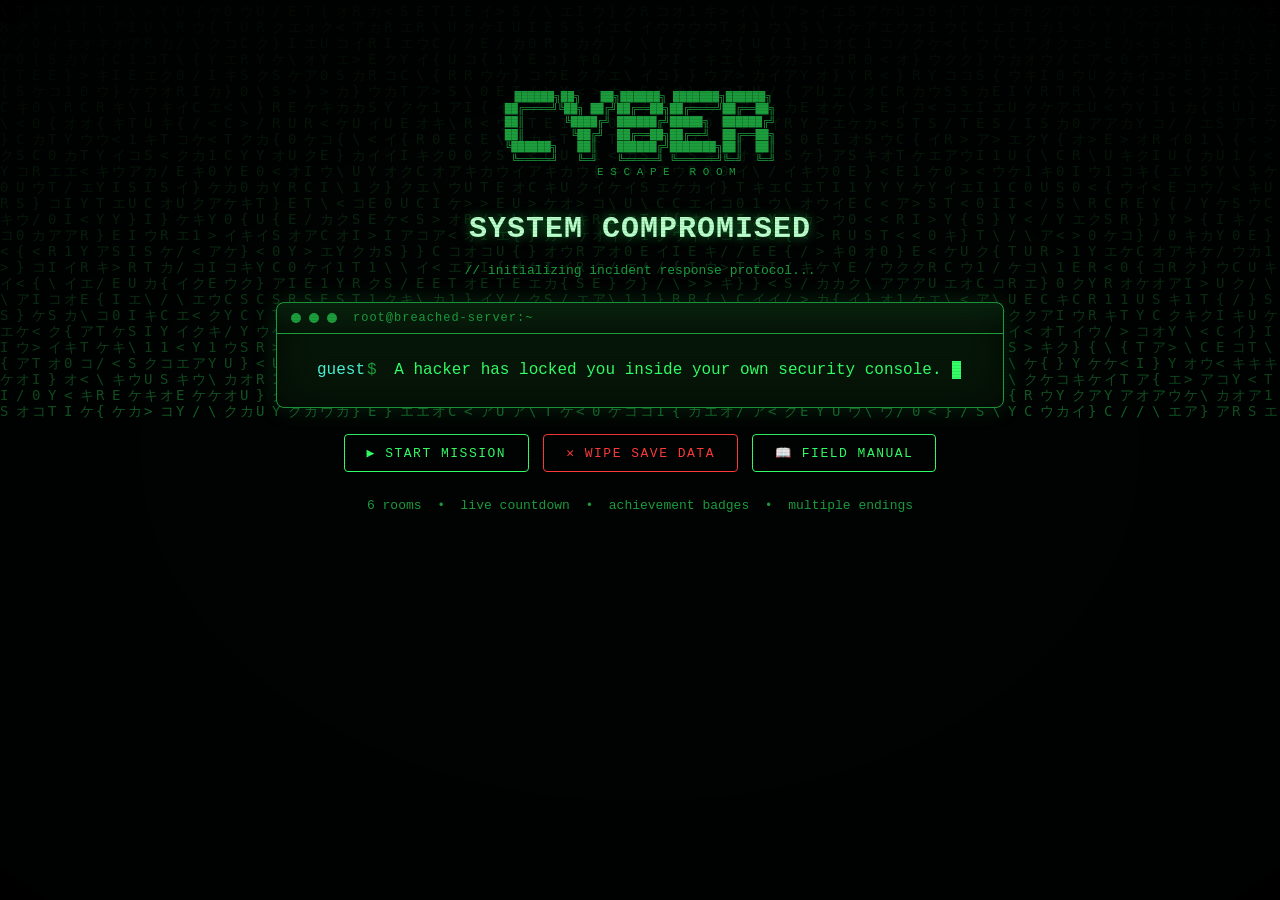
<file: CyberEscapeRoom/index.html>
<!DOCTYPE html>
<html lang="en">
<head>
<meta charset="UTF-8">
<meta name="viewport" content="width=device-width, initial-scale=1.0">
<title>SYSTEM BREACH // Cyber Escape Room</title>
<link rel="stylesheet" href="css/terminal.css">
<link rel="stylesheet" href="css/style.css">
</head>
<body class="crt crt-flicker">
<canvas id="matrixRain"></canvas>
<div id="breachOverlay"></div>

<div class="wrap">
  <div class="hero fade-in">
    <div class="flag-ascii">
 ██████╗██╗   ██╗██████╗ ███████╗██████╗
██╔════╝╚██╗ ██╔╝██╔══██╗██╔════╝██╔══██╗
██║      ╚████╔╝ ██████╔╝█████╗  ██████╔╝
██║       ╚██╔╝  ██╔══██╗██╔══╝  ██╔══██╗
╚██████╗   ██║   ██████╔╝███████╗██║  ██║
 ╚═════╝   ╚═╝   ╚═════╝ ╚══════╝╚═╝  ╚═╝
        E S C A P E   R O O M
    </div>

    <h1 class="page-title glitch-text" id="mainTitle">SYSTEM COMPROMISED</h1>
    <p class="page-subtitle" id="subTitle">// initializing incident response protocol...</p>

    <div class="terminal-window" style="text-align:left; margin-top:24px;">
      <div class="terminal-titlebar">
        <span class="tb-dot"></span><span class="tb-dot"></span><span class="tb-dot"></span>
        <span class="tb-label">root@breached-server:~</span>
      </div>
      <div class="terminal-body">
        <div class="prompt-line"><span class="ps1">guest</span><span id="typedIntro" class="type-out"></span><span class="cursor">&nbsp;</span></div>
      </div>
    </div>

    <div class="hero-buttons">
      <button class="btn-term" id="startBtn">▶ Start Mission</button>
      <button class="btn-term amber" id="continueBtn" style="display:none;">↻ Continue Session</button>
      <button class="btn-term danger" id="resetBtn">✕ Wipe Save Data</button>
      <a href="glossary.html" class="btn-term" style="text-decoration:none;">📖 Field Manual</a>
    </div>

    <p class="page-subtitle" style="margin-top:26px;">6 rooms &nbsp;•&nbsp; live countdown &nbsp;•&nbsp; achievement badges &nbsp;•&nbsp; multiple endings</p>
  </div>
</div>

<script src="js/storage.js"></script>
<script src="js/game.js"></script>
<script>
  Game.startMatrixRain();

  const state = Game.getState();
  const continueBtn = document.getElementById('continueBtn');
  const startBtn = document.getElementById('startBtn');
  if(state.started && !state.finished){
    continueBtn.style.display = 'inline-block';
    startBtn.textContent = '▶ Restart From Beginning';
  }

  Game.typeWriter(
    document.getElementById('typedIntro'),
    " A hacker has locked you inside your own security console. The only way out is through six rooms of layered defenses. Solve each challenge before the wipe timer hits zero."
  );

  startBtn.addEventListener('click', ()=>{
    Game.hardReset();
    Game.Sound.unlock();
    window.location.href = 'story.html';
  });
  continueBtn.addEventListener('click', ()=>{
    // resume at first incomplete room
    const st = Game.getState();
    const nextKey = Game.ROOM_ORDER.find(k => !st.roomsCompleted[k]);
    window.location.href = nextKey ? Game.ROOM_META[nextKey].file : 'escape.html';
  });
  resetBtn.addEventListener('click', ()=>{
    if(confirm('This will erase all saved progress, score, and achievements. Continue?')){
      Game.hardReset();
      location.reload();
    }
  });
</script>
</body>
</html>
</file>
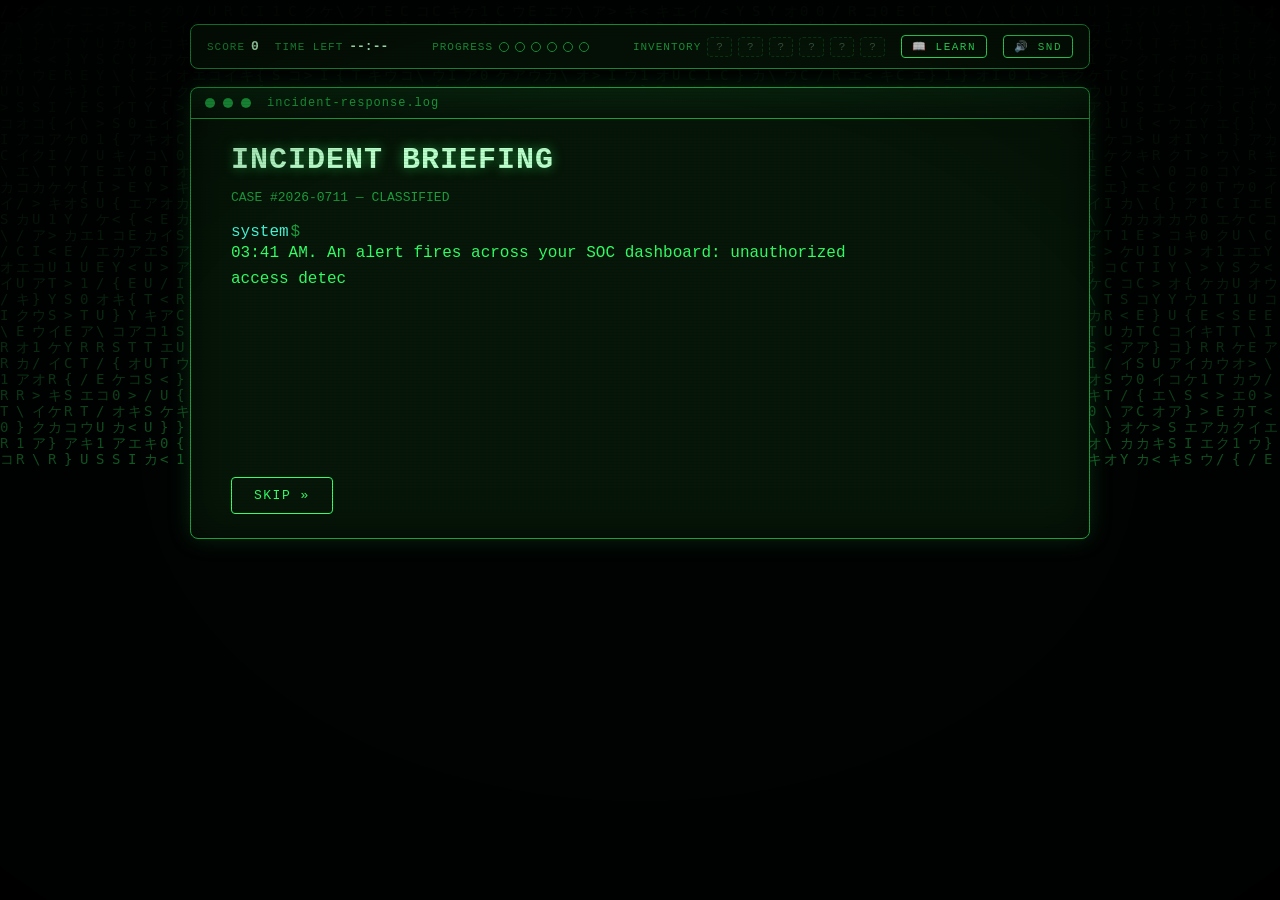
<file: CyberEscapeRoom/escape.html>
<!DOCTYPE html>
<html lang="en">
<head>
<meta charset="UTF-8">
<meta name="viewport" content="width=device-width, initial-scale=1.0">
<title>Final Vault // Cyber Escape Room</title>
<link rel="stylesheet" href="css/terminal.css">
<link rel="stylesheet" href="css/style.css">
</head>
<body class="crt crt-flicker">
<canvas id="matrixRain"></canvas>
<div id="breachOverlay"></div>

<div class="wrap">
  <div id="hud"></div>

  <div class="terminal-window fade-in">
    <div class="terminal-titlebar">
      <span class="tb-dot"></span><span class="tb-dot"></span><span class="tb-dot"></span>
      <span class="tb-label">final_vault :: decrypt.sh</span>
    </div>
    <div class="terminal-body" id="body">
      <!-- populated by script -->
    </div>
  </div>

  <div class="nav-footer">
    <button class="btn-term danger" id="playAgainBtn">↻ Play Again From Scratch</button>
    <span></span>
  </div>
</div>

<script src="js/storage.js"></script>
<script src="js/game.js"></script>
<script src="js/timer.js"></script>
<script>
  Game.startMatrixRain();
  Game.renderHUD('hud', null);
  CountdownTimer.stop();

  const params = new URLSearchParams(window.location.search);
  const forcedTimeout = params.get('ending') === 'timeout';
  const state = Game.getState();
  const body = document.getElementById('body');

  const completedCount = Game.ROOM_ORDER.filter(k => state.roomsCompleted[k]).length;
  const allDone = completedCount === Game.ROOM_ORDER.length;

  if(!allDone && !forcedTimeout && !state.timedOut){
    // came here without finishing — send back to the right room
    const nextKey = Game.ROOM_ORDER.find(k => !state.roomsCompleted[k]);
    window.location.href = nextKey ? Game.ROOM_META[nextKey].file : 'story.html';
  } else {
    render();
  }

  function render(){
    const timedOutFail = (forcedTimeout || state.timedOut) && !allDone;

    if(timedOutFail){
      renderTimeoutEnding();
    } else {
      renderNormalEnding();
    }
    Game.Sound.alert();
  }

  function fragmentString(){
    return Game.ROOM_ORDER.map(k => state.inventory[k] || '').join('');
  }

  function renderTimeoutEnding(){
    body.innerHTML = `
      <div class="ending-banner fail">
        <h1 class="page-title glitch-text shake">SERVER WIPED</h1>
        <p class="page-subtitle">The countdown reached zero before all six locks were broken.</p>
      </div>
      <p>Fragments recovered before the wipe: <strong>${completedCount} / 6</strong></p>
      <p>Final score: <strong>${state.score}</strong></p>
      <div class="hint-actions">
        <a href="index.html" class="btn-term amber" style="text-decoration:none;">Return to Terminal</a>
      </div>
    `;
  }

  function renderNormalEnding(){
    const pct = state.maxScore > 0 ? Math.round((state.score / state.maxScore) * 100) : 0;

    // Escape Artist achievement — always earned on full completion
    Game.awardAchievement('ESCAPE_ARTIST', '🏁 Escape Artist');

    // Speed Runner — finished with more than half the clock remaining
    const remaining = CountdownTimer.secondsLeft();
    if(remaining > TOTAL_TIME_SECONDS / 2){
      Game.awardAchievement('SPEED_RUNNER', '⚡ Speed Runner');
    }

    let tier, bannerClass, title, narrative;
    if(pct >= 90){
      tier='elite'; bannerClass='win'; title='FLAWLESS ESCAPE';
      narrative = 'You dismantled every trap the intruder set with barely a misstep. The SOC team is already drafting your commendation — Elite Security Analyst status confirmed.';
    } else if(pct >= 70){
      tier='skilled'; bannerClass='win'; title='SUCCESSFUL ESCAPE';
      narrative = 'A clean, professional response under pressure. The breach is contained and the intruder\'s access has been fully revoked.';
    } else if(pct >= 50){
      tier='rookie'; bannerClass='mid'; title='NARROW ESCAPE';
      narrative = 'You made it out, but only just. A few too many hints and missteps along the way — worth a review before the next incident.';
    } else {
      tier='compromised'; bannerClass='fail'; title='COMPROMISED ESCAPE';
      narrative = 'You escaped the server, but the intruder slipped out through the same door. Expect a very uncomfortable debrief with leadership.';
    }

    const badgeHtml = state.achievements.map(id=>{
      const labels = {
        CIPHER_BREAKER:'🔓 Cipher Breaker', PHISH_SNIPER:'🎣 Phishing Sniper', PASSWORD_PRO:'🔑 Password Pro',
        SQL_GUARDIAN:'🛡 SQL Guardian', LOG_DETECTIVE:'🕵 Log Detective', URL_HUNTER:'🌐 URL Hunter',
        ESCAPE_ARTIST:'🏁 Escape Artist', SPEED_RUNNER:'⚡ Speed Runner'
      };
      return `<span class="badge">${labels[id] || id}</span>`;
    }).join('');

    body.innerHTML = `
      <div class="ending-banner ${bannerClass}">
        <h1 class="page-title">${title}</h1>
        <p class="page-subtitle">Final Score: ${state.score} / ${state.maxScore}  (${pct}%)</p>
      </div>
      <p>${narrative}</p>

      <p style="margin-top:18px;">All six key fragments combine into the master flag:</p>
      <div class="flag-reveal" id="flagReveal"></div>

      <p style="margin-top:18px;">Achievements earned:</p>
      <div class="badge-row">${badgeHtml || '<span class="page-subtitle">None yet — replay to earn some!</span>'}</div>

      <div class="hint-actions">
        <a href="index.html" class="btn-term amber" style="text-decoration:none;">Return to Terminal</a>
      </div>
    `;
    Game.typeWriter(document.getElementById('flagReveal'), fragmentString(), 30);
  }

  document.getElementById('playAgainBtn').addEventListener('click', ()=>{
    if(confirm('This will erase your save and start a brand new run. Continue?')){
      Game.hardReset();
      window.location.href = 'index.html';
    }
  });
</script>
</body>
</html>
</file>
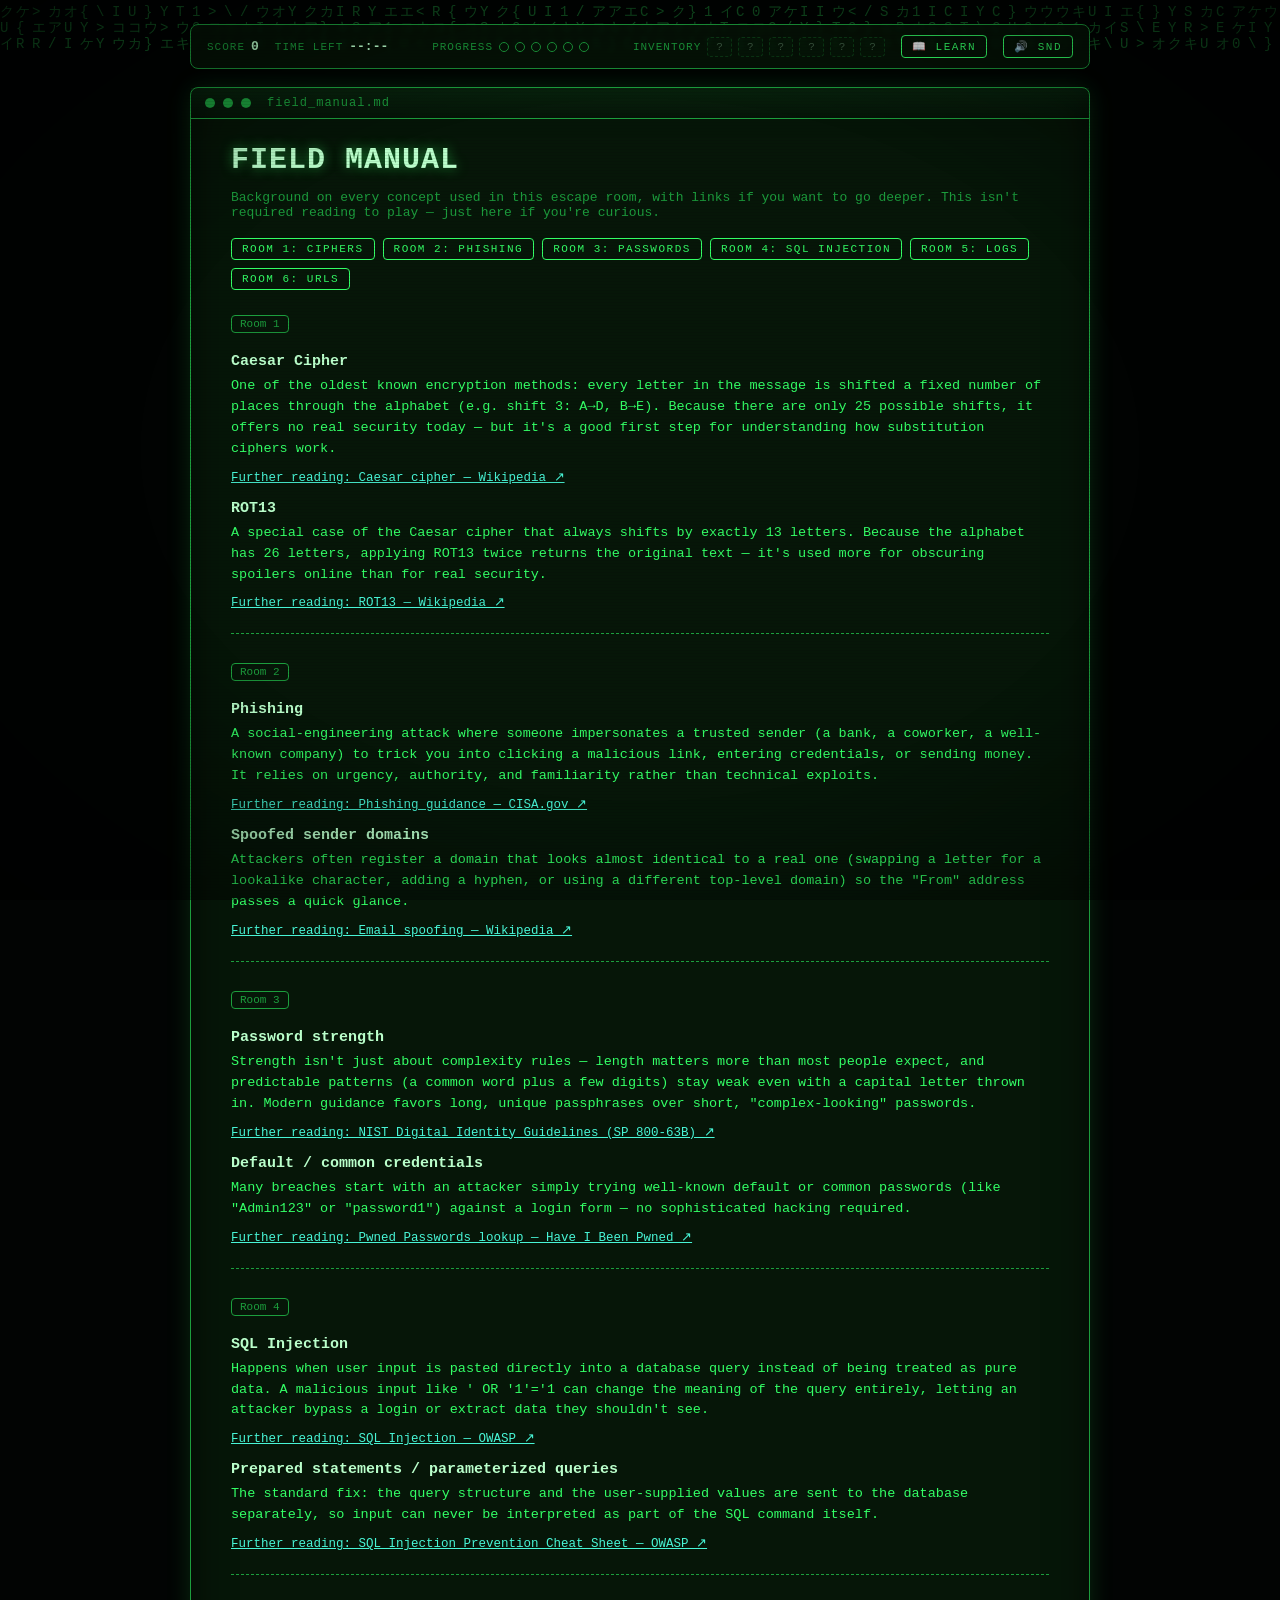
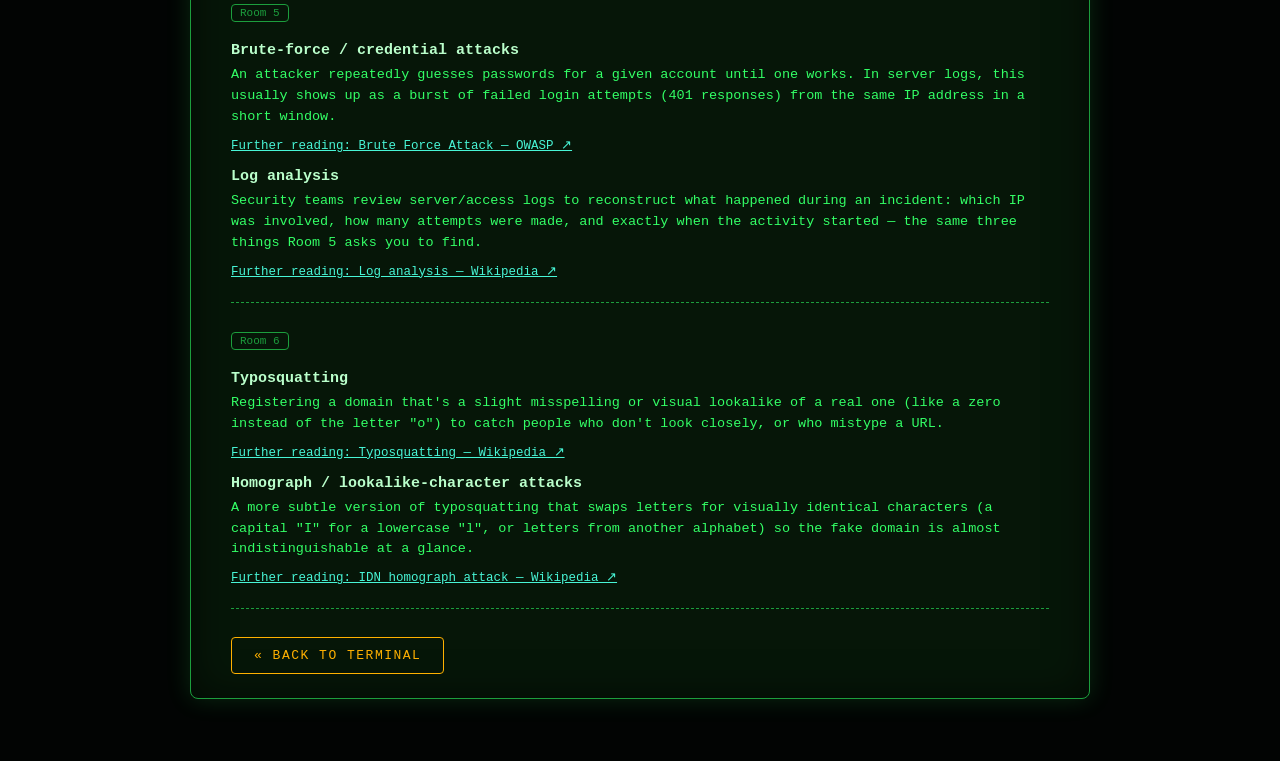
<file: CyberEscapeRoom/glossary.html>
<!DOCTYPE html>
<html lang="en">
<head>
<meta charset="UTF-8">
<meta name="viewport" content="width=device-width, initial-scale=1.0">
<title>Field Manual // Cyber Escape Room</title>
<link rel="stylesheet" href="css/terminal.css">
<link rel="stylesheet" href="css/style.css">
<style>
  .glossary-section{ margin-bottom: 28px; padding-bottom: 22px; border-bottom: 1px dashed var(--green-dim); scroll-margin-top: 90px; }
  .glossary-section:last-child{ border-bottom: none; }
  .term-card{ margin-top: 14px; }
  .term-card h3{ color: var(--green-bright); font-size: 15px; margin: 0 0 6px; }
  .term-card p{ margin: 0 0 8px; font-size: 13.5px; line-height:1.55; }
  .term-card a{ font-size: 12.5px; }
  .room-tag{ display:inline-block; font-size:11px; color: var(--green-dim); border:1px solid var(--green-dim); border-radius:4px; padding:2px 8px; margin-bottom:6px; }
  .jump-nav{ display:flex; flex-wrap:wrap; gap:8px; margin: 16px 0 24px; }
  .jump-nav a{ font-size:11.5px; text-decoration:none; }
</style>
</head>
<body class="crt crt-flicker">
<canvas id="matrixRain"></canvas>
<div id="breachOverlay"></div>

<div class="wrap">
  <div id="hud"></div>

  <div class="terminal-window fade-in">
    <div class="terminal-titlebar">
      <span class="tb-dot"></span><span class="tb-dot"></span><span class="tb-dot"></span>
      <span class="tb-label">field_manual.md</span>
    </div>
    <div class="terminal-body">
      <h1 class="page-title">FIELD MANUAL</h1>
      <p class="page-subtitle">Background on every concept used in this escape room, with links if you want to go deeper. This isn't required reading to play — just here if you're curious.</p>

      <div class="jump-nav">
        <a class="btn-term" href="#room1" style="padding:4px 10px;font-size:11px;">Room 1: Ciphers</a>
        <a class="btn-term" href="#room2" style="padding:4px 10px;font-size:11px;">Room 2: Phishing</a>
        <a class="btn-term" href="#room3" style="padding:4px 10px;font-size:11px;">Room 3: Passwords</a>
        <a class="btn-term" href="#room4" style="padding:4px 10px;font-size:11px;">Room 4: SQL Injection</a>
        <a class="btn-term" href="#room5" style="padding:4px 10px;font-size:11px;">Room 5: Logs</a>
        <a class="btn-term" href="#room6" style="padding:4px 10px;font-size:11px;">Room 6: URLs</a>
      </div>

      <!-- ROOM 1 -->
      <div class="glossary-section" id="room1">
        <span class="room-tag">Room 1</span>
        <div class="term-card">
          <h3>Caesar Cipher</h3>
          <p>One of the oldest known encryption methods: every letter in the message is shifted a fixed number of places through the alphabet (e.g. shift 3: A→D, B→E). Because there are only 25 possible shifts, it offers no real security today — but it's a good first step for understanding how substitution ciphers work.</p>
          <a href="https://en.wikipedia.org/wiki/Caesar_cipher" target="_blank" rel="noopener">Further reading: Caesar cipher — Wikipedia ↗</a>
        </div>
        <div class="term-card">
          <h3>ROT13</h3>
          <p>A special case of the Caesar cipher that always shifts by exactly 13 letters. Because the alphabet has 26 letters, applying ROT13 twice returns the original text — it's used more for obscuring spoilers online than for real security.</p>
          <a href="https://en.wikipedia.org/wiki/ROT13" target="_blank" rel="noopener">Further reading: ROT13 — Wikipedia ↗</a>
        </div>
      </div>

      <!-- ROOM 2 -->
      <div class="glossary-section" id="room2">
        <span class="room-tag">Room 2</span>
        <div class="term-card">
          <h3>Phishing</h3>
          <p>A social-engineering attack where someone impersonates a trusted sender (a bank, a coworker, a well-known company) to trick you into clicking a malicious link, entering credentials, or sending money. It relies on urgency, authority, and familiarity rather than technical exploits.</p>
          <a href="https://www.cisa.gov/topics/cyber-threats-and-advisories/phishing" target="_blank" rel="noopener">Further reading: Phishing guidance — CISA.gov ↗</a>
        </div>
        <div class="term-card">
          <h3>Spoofed sender domains</h3>
          <p>Attackers often register a domain that looks almost identical to a real one (swapping a letter for a lookalike character, adding a hyphen, or using a different top-level domain) so the "From" address passes a quick glance.</p>
          <a href="https://en.wikipedia.org/wiki/Email_spoofing" target="_blank" rel="noopener">Further reading: Email spoofing — Wikipedia ↗</a>
        </div>
      </div>

      <!-- ROOM 3 -->
      <div class="glossary-section" id="room3">
        <span class="room-tag">Room 3</span>
        <div class="term-card">
          <h3>Password strength</h3>
          <p>Strength isn't just about complexity rules — length matters more than most people expect, and predictable patterns (a common word plus a few digits) stay weak even with a capital letter thrown in. Modern guidance favors long, unique passphrases over short, "complex-looking" passwords.</p>
          <a href="https://pages.nist.gov/800-63-3/sp800-63b.html" target="_blank" rel="noopener">Further reading: NIST Digital Identity Guidelines (SP 800-63B) ↗</a>
        </div>
        <div class="term-card">
          <h3>Default / common credentials</h3>
          <p>Many breaches start with an attacker simply trying well-known default or common passwords (like "Admin123" or "password1") against a login form — no sophisticated hacking required.</p>
          <a href="https://haveibeenpwned.com/Passwords" target="_blank" rel="noopener">Further reading: Pwned Passwords lookup — Have I Been Pwned ↗</a>
        </div>
      </div>

      <!-- ROOM 4 -->
      <div class="glossary-section" id="room4">
        <span class="room-tag">Room 4</span>
        <div class="term-card">
          <h3>SQL Injection</h3>
          <p>Happens when user input is pasted directly into a database query instead of being treated as pure data. A malicious input like <code>' OR '1'='1</code> can change the meaning of the query entirely, letting an attacker bypass a login or extract data they shouldn't see.</p>
          <a href="https://owasp.org/www-community/attacks/SQL_Injection" target="_blank" rel="noopener">Further reading: SQL Injection — OWASP ↗</a>
        </div>
        <div class="term-card">
          <h3>Prepared statements / parameterized queries</h3>
          <p>The standard fix: the query structure and the user-supplied values are sent to the database separately, so input can never be interpreted as part of the SQL command itself.</p>
          <a href="https://cheatsheetseries.owasp.org/cheatsheets/SQL_Injection_Prevention_Cheat_Sheet.html" target="_blank" rel="noopener">Further reading: SQL Injection Prevention Cheat Sheet — OWASP ↗</a>
        </div>
      </div>

      <!-- ROOM 5 -->
      <div class="glossary-section" id="room5">
        <span class="room-tag">Room 5</span>
        <div class="term-card">
          <h3>Brute-force / credential attacks</h3>
          <p>An attacker repeatedly guesses passwords for a given account until one works. In server logs, this usually shows up as a burst of failed login attempts (401 responses) from the same IP address in a short window.</p>
          <a href="https://owasp.org/www-community/attacks/Brute_force_attack" target="_blank" rel="noopener">Further reading: Brute Force Attack — OWASP ↗</a>
        </div>
        <div class="term-card">
          <h3>Log analysis</h3>
          <p>Security teams review server/access logs to reconstruct what happened during an incident: which IP was involved, how many attempts were made, and exactly when the activity started — the same three things Room 5 asks you to find.</p>
          <a href="https://en.wikipedia.org/wiki/Log_analysis" target="_blank" rel="noopener">Further reading: Log analysis — Wikipedia ↗</a>
        </div>
      </div>

      <!-- ROOM 6 -->
      <div class="glossary-section" id="room6">
        <span class="room-tag">Room 6</span>
        <div class="term-card">
          <h3>Typosquatting</h3>
          <p>Registering a domain that's a slight misspelling or visual lookalike of a real one (like a zero instead of the letter "o") to catch people who don't look closely, or who mistype a URL.</p>
          <a href="https://en.wikipedia.org/wiki/Typosquatting" target="_blank" rel="noopener">Further reading: Typosquatting — Wikipedia ↗</a>
        </div>
        <div class="term-card">
          <h3>Homograph / lookalike-character attacks</h3>
          <p>A more subtle version of typosquatting that swaps letters for visually identical characters (a capital "I" for a lowercase "l", or letters from another alphabet) so the fake domain is almost indistinguishable at a glance.</p>
          <a href="https://en.wikipedia.org/wiki/IDN_homograph_attack" target="_blank" rel="noopener">Further reading: IDN homograph attack — Wikipedia ↗</a>
        </div>
      </div>

      <div class="hint-actions">
        <a href="index.html" class="btn-term amber" style="text-decoration:none;">&laquo; Back to Terminal</a>
      </div>
    </div>
  </div>
</div>

<script src="js/storage.js"></script>
<script src="js/game.js"></script>
<script>
  Game.startMatrixRain();
  Game.renderHUD('hud', null);
</script>
</body>
</html>
</file>
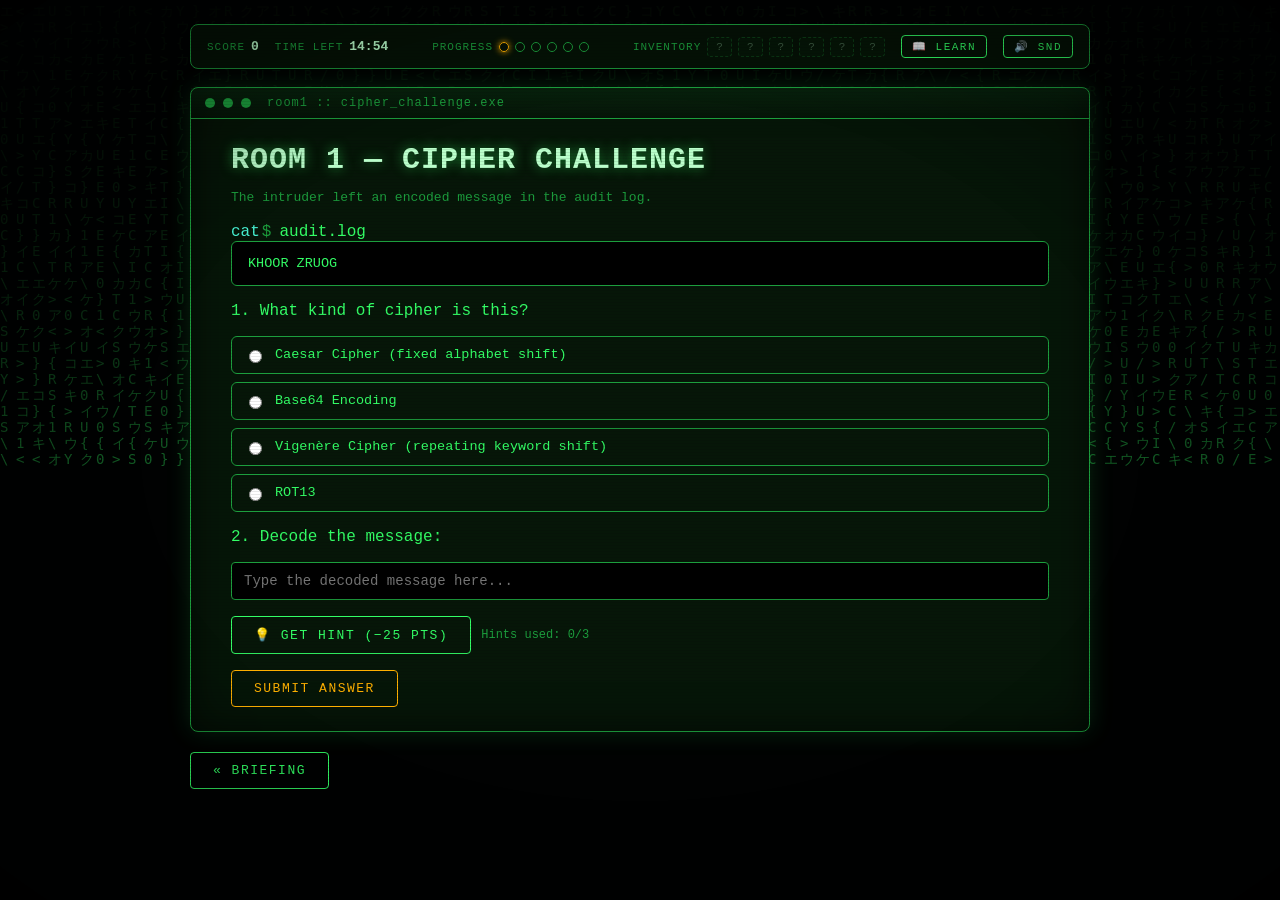
<file: CyberEscapeRoom/room1.html>
<!DOCTYPE html>
<html lang="en">
<head>
<meta charset="UTF-8">
<meta name="viewport" content="width=device-width, initial-scale=1.0">
<title>Room 1: Cipher Challenge // Cyber Escape Room</title>
<link rel="stylesheet" href="css/terminal.css">
<link rel="stylesheet" href="css/style.css">
</head>
<body class="crt crt-flicker">
<canvas id="matrixRain"></canvas>
<div id="breachOverlay"></div>

<div class="wrap">
  <div id="hud"></div>

  <div class="terminal-window fade-in">
    <div class="terminal-titlebar">
      <span class="tb-dot"></span><span class="tb-dot"></span><span class="tb-dot"></span>
      <span class="tb-label">room1 :: cipher_challenge.exe</span>
    </div>
    <div class="terminal-body">
      <h1 class="page-title">ROOM 1 — CIPHER CHALLENGE</h1>
      <p class="page-subtitle">The intruder left an encoded message in the audit log.</p>

      <div class="room-grid">
        <div>
          <div class="prompt-line"><span class="ps1">cat</span> audit.log</div>
          <div class="mono-block" id="cipherBlock"></div>

          <p style="margin-top:16px;">1. What kind of cipher is this?</p>
          <div class="option-list" id="cipherTypeOptions"></div>

          <p style="margin-top:16px;">2. Decode the message:</p>
          <input type="text" id="decodedInput" class="input-term" placeholder="Type the decoded message here...">

          <div class="hint-actions">
            <button class="btn-term" id="hintBtn">💡 Get Hint (−25 pts)</button>
            <span class="hint-counter" id="hintCounter"></span>
          </div>
          <div class="hint-box" id="hintBox"></div>

          <div class="hint-actions">
            <button class="btn-term amber" id="submitBtn">Submit Answer</button>
          </div>
          <div class="feedback" id="feedback"></div>
        </div>
      </div>
    </div>
  </div>

  <div class="nav-footer">
    <a href="story.html" class="btn-term" style="text-decoration:none;">&laquo; Briefing</a>
    <span></span>
  </div>
</div>

<script src="js/storage.js"></script>
<script src="js/game.js"></script>
<script src="js/timer.js"></script>
<script src="js/puzzles.js"></script>
<script>
  const ROOM_KEY = 'room1';
  Game.startMatrixRain();

  if(!Game.isRoomUnlocked(ROOM_KEY)){
    window.location.href = 'story.html';
  }

  Game.renderHUD('hud', ROOM_KEY);

  CountdownTimer.start({
    onExpire: ()=>{ window.location.href = 'escape.html?ending=timeout'; }
  });

  document.getElementById('cipherBlock').textContent = Puzzles.room1.cipherText;

  const typeOptions = [
    { id:'caesar', label:'Caesar Cipher (fixed alphabet shift)' },
    { id:'base64', label:'Base64 Encoding' },
    { id:'vigenere', label:'Vigenère Cipher (repeating keyword shift)' },
    { id:'rot13', label:'ROT13' }
  ];
  const optionsMount = document.getElementById('cipherTypeOptions');
  typeOptions.forEach(opt=>{
    const div = document.createElement('label');
    div.className = 'option-item';
    div.innerHTML = `<input type="radio" name="cipherType" value="${opt.id}"> <span>${opt.label}</span>`;
    div.addEventListener('click', ()=>{
      document.querySelectorAll('#cipherTypeOptions .option-item').forEach(o=>o.classList.remove('selected'));
      div.classList.add('selected');
    });
    optionsMount.appendChild(div);
  });

  const state = Game.getState();
  if(state.roomsCompleted[ROOM_KEY]){
    showAlreadyDone();
  }

  const hintBtn = document.getElementById('hintBtn');
  const hintBox = document.getElementById('hintBox');
  function refreshHintCounter(){
    const used = Game.getState().hintsUsed[ROOM_KEY] || 0;
    document.getElementById('hintCounter').textContent = `Hints used: ${used}/${Puzzles.room1.hints.length}`;
    if(used >= Puzzles.room1.hints.length) hintBtn.disabled = true;
  }
  refreshHintCounter();

  hintBtn.addEventListener('click', ()=>{
    const used = Game.registerHint(ROOM_KEY);
    Game.Sound.key();
    const hintText = Puzzles.room1.hints[used-1] || Puzzles.room1.hints[Puzzles.room1.hints.length-1];
    hintBox.textContent = '💡 ' + hintText;
    hintBox.classList.add('show');
    refreshHintCounter();
  });

  document.getElementById('submitBtn').addEventListener('click', ()=>{
    const typeChoice = document.querySelector('input[name="cipherType"]:checked');
    const decoded = document.getElementById('decodedInput').value.trim().toUpperCase();
    const feedback = document.getElementById('feedback');

    const typeCorrect = typeChoice && typeChoice.value === Puzzles.room1.cipherTypeAnswer;
    const textCorrect = decoded === Puzzles.room1.answer;

    if(typeCorrect && textCorrect){
      Game.Sound.success();
      const pts = Game.completeRoom(ROOM_KEY);
      Game.updateHudScore();
      feedback.className = 'feedback show ok';
      feedback.textContent = `✔ ACCESS GRANTED — Key fragment acquired: "${Game.getState().inventory[ROOM_KEY]}"  (+${pts} pts)`;
      document.getElementById('submitBtn').outerHTML = `<a href="${Game.nextRoomFile(ROOM_KEY)}" class="btn-term amber" style="text-decoration:none;display:inline-block;">Proceed to Room 2 ▶</a>`;
    } else {
      Game.registerWrongAttempt(ROOM_KEY);
      Game.Sound.error();
      Game.triggerBreachFlash();
      Game.shakeGlitch(document.querySelector('.page-title'));
      feedback.className = 'feedback show err';
      feedback.textContent = '✘ ACCESS DENIED — ' + (!typeCorrect ? 'Cipher type is incorrect. ' : '') + (!textCorrect ? 'Decoded text is incorrect.' : '');
    }
  });

  function showAlreadyDone(){
    const feedback = document.getElementById('feedback');
    feedback.className = 'feedback show ok';
    feedback.textContent = `✔ Already solved — fragment "${state.inventory[ROOM_KEY]}" collected.`;
    document.getElementById('submitBtn').outerHTML = `<a href="${Game.nextRoomFile(ROOM_KEY)}" class="btn-term amber" style="text-decoration:none;display:inline-block;">Proceed to Room 2 ▶</a>`;
  }
</script>
</body>
</html>
</file>
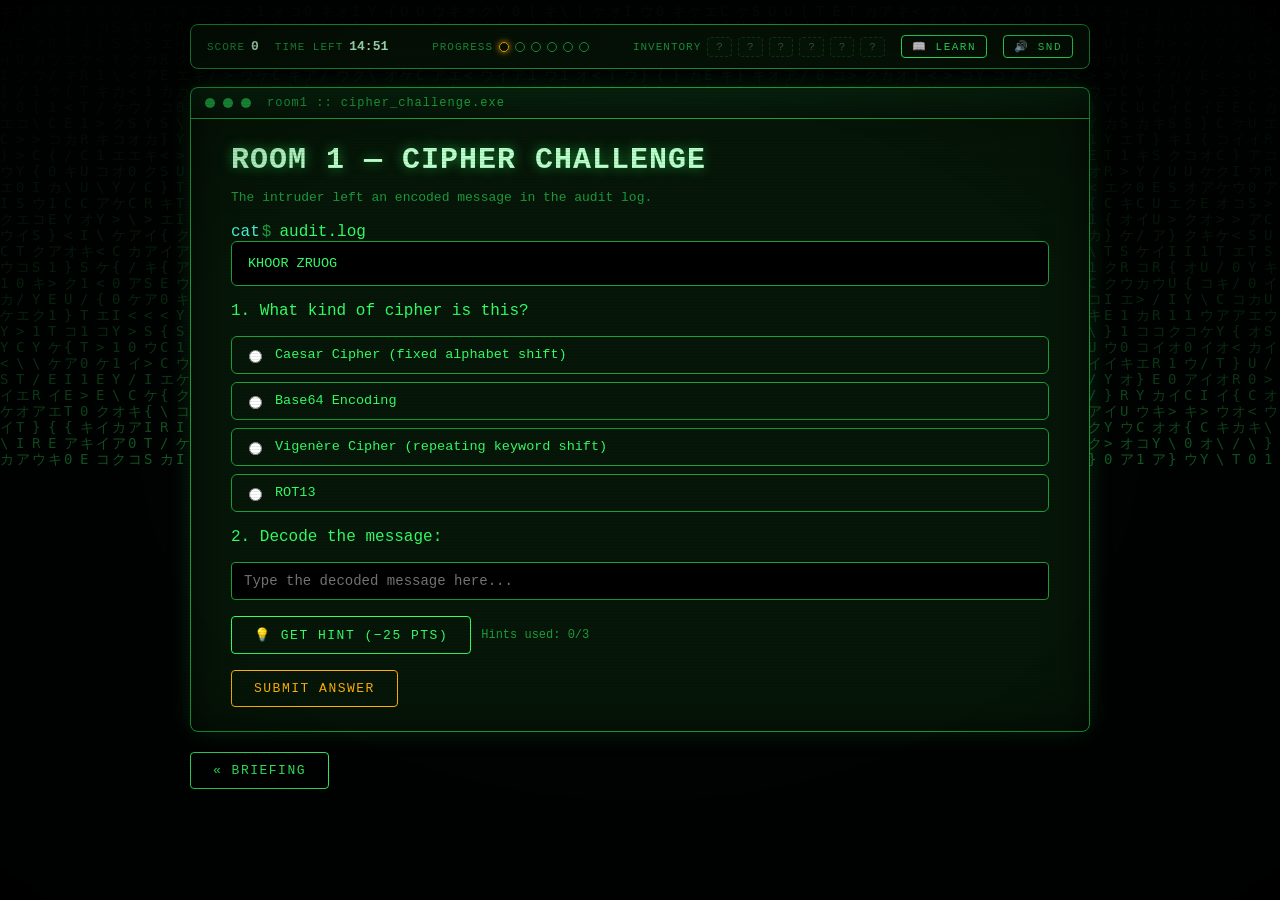
<file: CyberEscapeRoom/room2.html>
<!DOCTYPE html>
<html lang="en">
<head>
<meta charset="UTF-8">
<meta name="viewport" content="width=device-width, initial-scale=1.0">
<title>Room 2: Phishing Detective // Cyber Escape Room</title>
<link rel="stylesheet" href="css/terminal.css">
<link rel="stylesheet" href="css/style.css">
</head>
<body class="crt crt-flicker">
<canvas id="matrixRain"></canvas>
<div id="breachOverlay"></div>

<div class="wrap">
  <div id="hud"></div>

  <div class="terminal-window fade-in">
    <div class="terminal-titlebar">
      <span class="tb-dot"></span><span class="tb-dot"></span><span class="tb-dot"></span>
      <span class="tb-label">room2 :: inbox_recovered.eml</span>
    </div>
    <div class="terminal-body">
      <h1 class="page-title">ROOM 2 — PHISHING DETECTIVE</h1>
      <p class="page-subtitle">One message survived the breach. Examine it carefully.</p>

      <div class="mono-block" id="emailBlock" style="white-space:pre-wrap;"></div>

      <p style="margin-top:18px;">1. Is this email a phishing attempt?</p>
      <div class="option-list" id="phishingChoice"></div>

      <p style="margin-top:18px;">2. Select ALL warning signs present:</p>
      <div class="option-list" id="indicatorsList"></div>

      <div class="hint-actions">
        <button class="btn-term" id="hintBtn">💡 Get Hint (−25 pts)</button>
        <span class="hint-counter" id="hintCounter"></span>
      </div>
      <div class="hint-box" id="hintBox"></div>

      <div class="hint-actions">
        <button class="btn-term amber" id="submitBtn">Submit Analysis</button>
      </div>
      <div class="feedback" id="feedback"></div>
    </div>
  </div>

  <div class="nav-footer">
    <a href="room1.html" class="btn-term" style="text-decoration:none;">&laquo; Room 1</a>
    <span></span>
  </div>
</div>

<script src="js/storage.js"></script>
<script src="js/game.js"></script>
<script src="js/timer.js"></script>
<script src="js/puzzles.js"></script>
<script>
  const ROOM_KEY = 'room2';
  Game.startMatrixRain();
  if(!Game.isRoomUnlocked(ROOM_KEY)){ window.location.href = 'room1.html'; }
  Game.renderHUD('hud', ROOM_KEY);
  CountdownTimer.start({ onExpire: ()=>{ window.location.href = 'escape.html?ending=timeout'; } });

  const em = Puzzles.room2.email;
  document.getElementById('emailBlock').textContent =
`From: ${em.from}
Subject: ${em.subject}

${em.body}`;

  const phishMount = document.getElementById('phishingChoice');
  [['yes','Yes, this is phishing'],['no','No, this is a legitimate email']].forEach(([val,label])=>{
    const div = document.createElement('label');
    div.className = 'option-item';
    div.innerHTML = `<input type="radio" name="isPhishing" value="${val}"> <span>${label}</span>`;
    div.addEventListener('click', ()=>{
      document.querySelectorAll('#phishingChoice .option-item').forEach(o=>o.classList.remove('selected'));
      div.classList.add('selected');
    });
    phishMount.appendChild(div);
  });

  const indMount = document.getElementById('indicatorsList');
  Puzzles.room2.indicators.forEach((ind, i)=>{
    const div = document.createElement('label');
    div.className = 'option-item';
    div.innerHTML = `<input type="checkbox" value="${i}"> <span>${ind.text}</span>`;
    div.addEventListener('click', ()=> div.classList.toggle('selected', div.querySelector('input').checked));
    indMount.appendChild(div);
  });

  const hintBtn = document.getElementById('hintBtn');
  const hintBox = document.getElementById('hintBox');
  function refreshHintCounter(){
    const used = Game.getState().hintsUsed[ROOM_KEY] || 0;
    document.getElementById('hintCounter').textContent = `Hints used: ${used}/${Puzzles.room2.hints.length}`;
    if(used >= Puzzles.room2.hints.length) hintBtn.disabled = true;
  }
  refreshHintCounter();
  hintBtn.addEventListener('click', ()=>{
    const used = Game.registerHint(ROOM_KEY);
    Game.Sound.key();
    hintBox.textContent = '💡 ' + (Puzzles.room2.hints[used-1] || Puzzles.room2.hints[Puzzles.room2.hints.length-1]);
    hintBox.classList.add('show');
    refreshHintCounter();
  });

  document.getElementById('submitBtn').addEventListener('click', ()=>{
    const feedback = document.getElementById('feedback');
    const phishChoice = document.querySelector('input[name="isPhishing"]:checked');
    const phishCorrect = phishChoice && ((phishChoice.value === 'yes') === Puzzles.room2.isPhishing);

    const selected = Array.from(document.querySelectorAll('#indicatorsList input:checked')).map(i=>parseInt(i.value));
    const correctSet = Puzzles.room2.indicators.map((ind,i)=>ind.correct?i:null).filter(v=>v!==null);
    const setsEqual = selected.length === correctSet.length && selected.every(v=>correctSet.includes(v));

    if(phishCorrect && setsEqual){
      Game.Sound.success();
      const pts = Game.completeRoom(ROOM_KEY);
      Game.updateHudScore();
      feedback.className = 'feedback show ok';
      feedback.textContent = `✔ CORRECT ANALYSIS — Key fragment acquired: "${Game.getState().inventory[ROOM_KEY]}"  (+${pts} pts)`;
      document.getElementById('submitBtn').outerHTML = `<a href="${Game.nextRoomFile(ROOM_KEY)}" class="btn-term amber" style="text-decoration:none;display:inline-block;">Proceed to Room 3 ▶</a>`;
    } else {
      Game.registerWrongAttempt(ROOM_KEY);
      Game.Sound.error();
      Game.triggerBreachFlash();
      Game.shakeGlitch(document.querySelector('.page-title'));
      feedback.className = 'feedback show err';
      feedback.textContent = '✘ INCOMPLETE ANALYSIS — ' + (!phishCorrect ? 'Reconsider whether this is phishing. ' : '') + (!setsEqual ? 'Your selected warning signs don\'t quite match.' : '');
    }
  });

  const st = Game.getState();
  if(st.roomsCompleted[ROOM_KEY]){
    const feedback = document.getElementById('feedback');
    feedback.className = 'feedback show ok';
    feedback.textContent = `✔ Already solved — fragment "${st.inventory[ROOM_KEY]}" collected.`;
    document.getElementById('submitBtn').outerHTML = `<a href="${Game.nextRoomFile(ROOM_KEY)}" class="btn-term amber" style="text-decoration:none;display:inline-block;">Proceed to Room 3 ▶</a>`;
  }
</script>
</body>
</html>
</file>
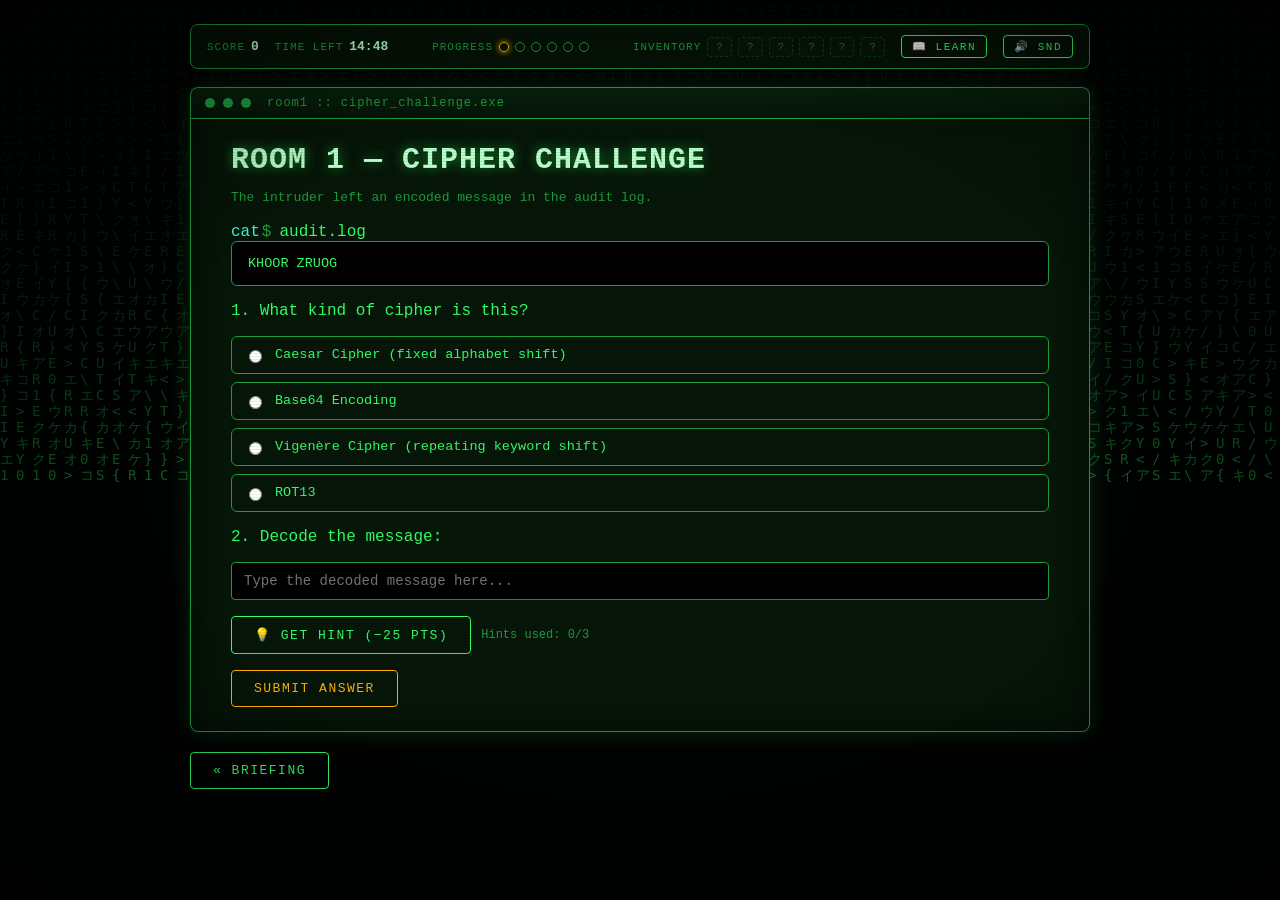
<file: CyberEscapeRoom/room3.html>
<!DOCTYPE html>
<html lang="en">
<head>
<meta charset="UTF-8">
<meta name="viewport" content="width=device-width, initial-scale=1.0">
<title>Room 3: Password Vault // Cyber Escape Room</title>
<link rel="stylesheet" href="css/terminal.css">
<link rel="stylesheet" href="css/style.css">
</head>
<body class="crt crt-flicker">
<canvas id="matrixRain"></canvas>
<div id="breachOverlay"></div>

<div class="wrap">
  <div id="hud"></div>

  <div class="terminal-window fade-in">
    <div class="terminal-titlebar">
      <span class="tb-dot"></span><span class="tb-dot"></span><span class="tb-dot"></span>
      <span class="tb-label">room3 :: password_vault.db</span>
    </div>
    <div class="terminal-body">
      <h1 class="page-title">ROOM 3 — PASSWORD VAULT</h1>
      <p class="page-subtitle">A stolen credential sits in the vault. Judge it, then replace it.</p>

      <div class="prompt-line"><span class="ps1">select</span> password FROM vault WHERE user='admin';</div>
      <div class="mono-block">Password: Admin123</div>

      <p style="margin-top:18px;">1. How would you rate this password's strength?</p>
      <div class="option-list" id="ratingOptions"></div>

      <p style="margin-top:18px;">2. Replace it with a stronger password:</p>
      <input type="text" id="newPassword" class="input-term" placeholder="Type a new, stronger password...">
      <div class="strength-meter"><div id="strengthFill"></div></div>
      <p class="page-subtitle" id="strengthLabel">Strength: —</p>

      <div class="hint-actions">
        <button class="btn-term" id="hintBtn">💡 Get Hint (−25 pts)</button>
        <span class="hint-counter" id="hintCounter"></span>
      </div>
      <div class="hint-box" id="hintBox"></div>

      <div class="hint-actions">
        <button class="btn-term amber" id="submitBtn">Submit</button>
      </div>
      <div class="feedback" id="feedback"></div>
    </div>
  </div>

  <div class="nav-footer">
    <a href="room2.html" class="btn-term" style="text-decoration:none;">&laquo; Room 2</a>
    <span></span>
  </div>
</div>

<script src="js/storage.js"></script>
<script src="js/game.js"></script>
<script src="js/timer.js"></script>
<script src="js/puzzles.js"></script>
<script>
  const ROOM_KEY = 'room3';
  Game.startMatrixRain();
  if(!Game.isRoomUnlocked(ROOM_KEY)){ window.location.href = 'room2.html'; }
  Game.renderHUD('hud', ROOM_KEY);
  CountdownTimer.start({ onExpire: ()=>{ window.location.href = 'escape.html?ending=timeout'; } });

  const ratings = [
    ['very-weak','Very Weak'], ['weak','Weak'], ['fair','Fair'], ['strong','Strong'], ['very-strong','Very Strong']
  ];
  const ratingMount = document.getElementById('ratingOptions');
  ratings.forEach(([val,label])=>{
    const div = document.createElement('label');
    div.className = 'option-item';
    div.innerHTML = `<input type="radio" name="rating" value="${val}"> <span>${label}</span>`;
    div.addEventListener('click', ()=>{
      document.querySelectorAll('#ratingOptions .option-item').forEach(o=>o.classList.remove('selected'));
      div.classList.add('selected');
    });
    ratingMount.appendChild(div);
  });

  const pwInput = document.getElementById('newPassword');
  const fill = document.getElementById('strengthFill');
  const label = document.getElementById('strengthLabel');
  pwInput.addEventListener('input', ()=>{
    const r = Puzzles.room3.scorePassword(pwInput.value);
    fill.style.width = (r.score/5*100) + '%';
    fill.style.background = r.color;
    label.textContent = 'Strength: ' + r.label;
  });

  const hintBtn = document.getElementById('hintBtn');
  const hintBox = document.getElementById('hintBox');
  function refreshHintCounter(){
    const used = Game.getState().hintsUsed[ROOM_KEY] || 0;
    document.getElementById('hintCounter').textContent = `Hints used: ${used}/${Puzzles.room3.hints.length}`;
    if(used >= Puzzles.room3.hints.length) hintBtn.disabled = true;
  }
  refreshHintCounter();
  hintBtn.addEventListener('click', ()=>{
    const used = Game.registerHint(ROOM_KEY);
    Game.Sound.key();
    hintBox.textContent = '💡 ' + (Puzzles.room3.hints[used-1] || Puzzles.room3.hints[Puzzles.room3.hints.length-1]);
    hintBox.classList.add('show');
    refreshHintCounter();
  });

  document.getElementById('submitBtn').addEventListener('click', ()=>{
    const feedback = document.getElementById('feedback');
    const ratingChoice = document.querySelector('input[name="rating"]:checked');
    const ratingCorrect = ratingChoice && (ratingChoice.value === 'very-weak' || ratingChoice.value === 'weak');
    const r = Puzzles.room3.scorePassword(pwInput.value);
    const pwStrongEnough = r.score >= 4 && pwInput.value.toLowerCase() !== Puzzles.room3.shownPassword.toLowerCase();

    if(ratingCorrect && pwStrongEnough){
      Game.Sound.success();
      const pts = Game.completeRoom(ROOM_KEY);
      Game.updateHudScore();
      feedback.className = 'feedback show ok';
      feedback.textContent = `✔ VAULT SECURED — Key fragment acquired: "${Game.getState().inventory[ROOM_KEY]}"  (+${pts} pts)`;
      document.getElementById('submitBtn').outerHTML = `<a href="${Game.nextRoomFile(ROOM_KEY)}" class="btn-term amber" style="text-decoration:none;display:inline-block;">Proceed to Room 4 ▶</a>`;
    } else {
      Game.registerWrongAttempt(ROOM_KEY);
      Game.Sound.error();
      Game.triggerBreachFlash();
      Game.shakeGlitch(document.querySelector('.page-title'));
      feedback.className = 'feedback show err';
      feedback.textContent = '✘ REJECTED — ' + (!ratingCorrect ? 'Re-examine the rating — Admin123 is a well-known default credential. ' : '') + (!pwStrongEnough ? 'Your new password needs to reach VERY STRONG.' : '');
    }
  });

  const st = Game.getState();
  if(st.roomsCompleted[ROOM_KEY]){
    const feedback = document.getElementById('feedback');
    feedback.className = 'feedback show ok';
    feedback.textContent = `✔ Already solved — fragment "${st.inventory[ROOM_KEY]}" collected.`;
    document.getElementById('submitBtn').outerHTML = `<a href="${Game.nextRoomFile(ROOM_KEY)}" class="btn-term amber" style="text-decoration:none;display:inline-block;">Proceed to Room 4 ▶</a>`;
  }
</script>
</body>
</html>
</file>
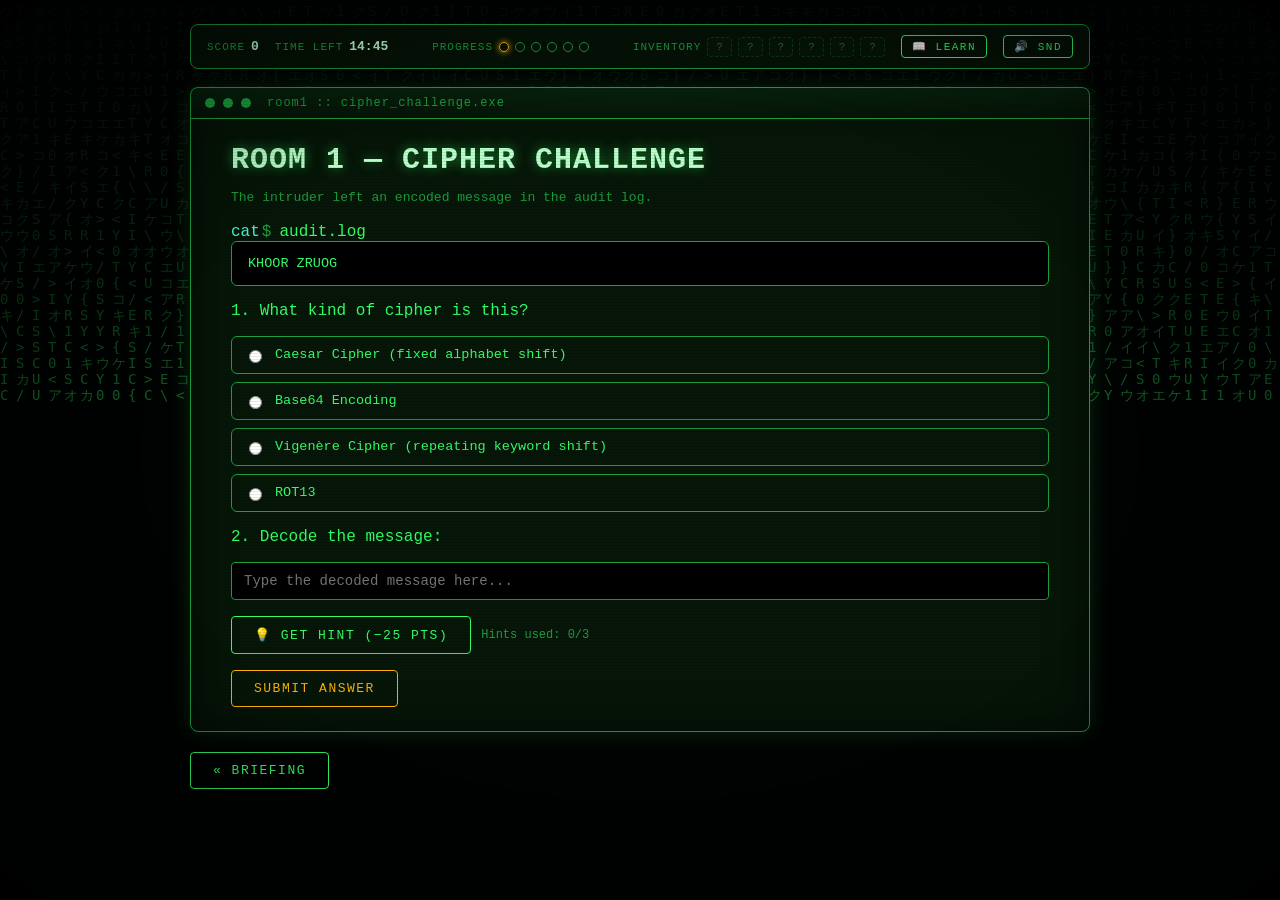
<file: CyberEscapeRoom/room4.html>
<!DOCTYPE html>
<html lang="en">
<head>
<meta charset="UTF-8">
<meta name="viewport" content="width=device-width, initial-scale=1.0">
<title>Room 4: SQL Injection // Cyber Escape Room</title>
<link rel="stylesheet" href="css/terminal.css">
<link rel="stylesheet" href="css/style.css">
</head>
<body class="crt crt-flicker">
<canvas id="matrixRain"></canvas>
<div id="breachOverlay"></div>

<div class="wrap">
  <div id="hud"></div>

  <div class="terminal-window fade-in">
    <div class="terminal-titlebar">
      <span class="tb-dot"></span><span class="tb-dot"></span><span class="tb-dot"></span>
      <span class="tb-label">room4 :: LoginService.java</span>
    </div>
    <div class="terminal-body">
      <h1 class="page-title">ROOM 4 — SQL INJECTION</h1>
      <p class="page-subtitle">A chunk of the login service survived. It's flawed.</p>

      <div class="prompt-line"><span class="ps1">cat</span> LoginService.java</div>
      <div class="mono-block" id="codeBlock"></div>

      <p style="margin-top:18px;" id="vulnQuestion"></p>
      <div class="option-list" id="vulnOptions"></div>

      <p style="margin-top:18px;" id="fixQuestion"></p>
      <div class="option-list" id="fixOptions"></div>

      <div class="hint-actions">
        <button class="btn-term" id="hintBtn">💡 Get Hint (−25 pts)</button>
        <span class="hint-counter" id="hintCounter"></span>
      </div>
      <div class="hint-box" id="hintBox"></div>

      <div class="hint-actions">
        <button class="btn-term amber" id="submitBtn">Submit Patch</button>
      </div>
      <div class="feedback" id="feedback"></div>
    </div>
  </div>

  <div class="nav-footer">
    <a href="room3.html" class="btn-term" style="text-decoration:none;">&laquo; Room 3</a>
    <span></span>
  </div>
</div>

<script src="js/storage.js"></script>
<script src="js/game.js"></script>
<script src="js/timer.js"></script>
<script src="js/puzzles.js"></script>
<script>
  const ROOM_KEY = 'room4';
  Game.startMatrixRain();
  if(!Game.isRoomUnlocked(ROOM_KEY)){ window.location.href = 'room3.html'; }
  Game.renderHUD('hud', ROOM_KEY);
  CountdownTimer.start({ onExpire: ()=>{ window.location.href = 'escape.html?ending=timeout'; } });

  document.getElementById('codeBlock').textContent = Puzzles.room4.vulnerableCode;
  document.getElementById('vulnQuestion').textContent = '1. ' + Puzzles.room4.vulnQuestion;
  document.getElementById('fixQuestion').textContent = '2. ' + Puzzles.room4.fixQuestion;

  function buildOptions(mountId, name, options){
    const mount = document.getElementById(mountId);
    options.forEach((label, i)=>{
      const div = document.createElement('label');
      div.className = 'option-item';
      div.innerHTML = `<input type="radio" name="${name}" value="${i}"> <span>${label}</span>`;
      div.addEventListener('click', ()=>{
        document.querySelectorAll(`#${mountId} .option-item`).forEach(o=>o.classList.remove('selected'));
        div.classList.add('selected');
      });
      mount.appendChild(div);
    });
  }
  buildOptions('vulnOptions', 'vulnChoice', Puzzles.room4.vulnOptions);
  buildOptions('fixOptions', 'fixChoice', Puzzles.room4.fixOptions);

  const hintBtn = document.getElementById('hintBtn');
  const hintBox = document.getElementById('hintBox');
  function refreshHintCounter(){
    const used = Game.getState().hintsUsed[ROOM_KEY] || 0;
    document.getElementById('hintCounter').textContent = `Hints used: ${used}/${Puzzles.room4.hints.length}`;
    if(used >= Puzzles.room4.hints.length) hintBtn.disabled = true;
  }
  refreshHintCounter();
  hintBtn.addEventListener('click', ()=>{
    const used = Game.registerHint(ROOM_KEY);
    Game.Sound.key();
    hintBox.textContent = '💡 ' + (Puzzles.room4.hints[used-1] || Puzzles.room4.hints[Puzzles.room4.hints.length-1]);
    hintBox.classList.add('show');
    refreshHintCounter();
  });

  document.getElementById('submitBtn').addEventListener('click', ()=>{
    const feedback = document.getElementById('feedback');
    const vulnChoice = document.querySelector('input[name="vulnChoice"]:checked');
    const fixChoice = document.querySelector('input[name="fixChoice"]:checked');
    const vulnCorrect = vulnChoice && parseInt(vulnChoice.value) === Puzzles.room4.vulnAnswerIndex;
    const fixCorrect = fixChoice && parseInt(fixChoice.value) === Puzzles.room4.fixAnswerIndex;

    if(vulnCorrect && fixCorrect){
      Game.Sound.success();
      const pts = Game.completeRoom(ROOM_KEY);
      Game.updateHudScore();
      feedback.className = 'feedback show ok';
      feedback.textContent = `✔ PATCH DEPLOYED — Key fragment acquired: "${Game.getState().inventory[ROOM_KEY]}"  (+${pts} pts)`;
      document.getElementById('submitBtn').outerHTML = `<a href="${Game.nextRoomFile(ROOM_KEY)}" class="btn-term amber" style="text-decoration:none;display:inline-block;">Proceed to Room 5 ▶</a>`;
    } else {
      Game.registerWrongAttempt(ROOM_KEY);
      Game.Sound.error();
      Game.triggerBreachFlash();
      Game.shakeGlitch(document.querySelector('.page-title'));
      feedback.className = 'feedback show err';
      feedback.textContent = '✘ PATCH REJECTED — ' + (!vulnCorrect ? 'Vulnerability type is incorrect. ' : '') + (!fixCorrect ? 'Chosen fix does not eliminate the flaw.' : '');
    }
  });

  const st = Game.getState();
  if(st.roomsCompleted[ROOM_KEY]){
    const feedback = document.getElementById('feedback');
    feedback.className = 'feedback show ok';
    feedback.textContent = `✔ Already solved — fragment "${st.inventory[ROOM_KEY]}" collected.`;
    document.getElementById('submitBtn').outerHTML = `<a href="${Game.nextRoomFile(ROOM_KEY)}" class="btn-term amber" style="text-decoration:none;display:inline-block;">Proceed to Room 5 ▶</a>`;
  }
</script>
</body>
</html>
</file>
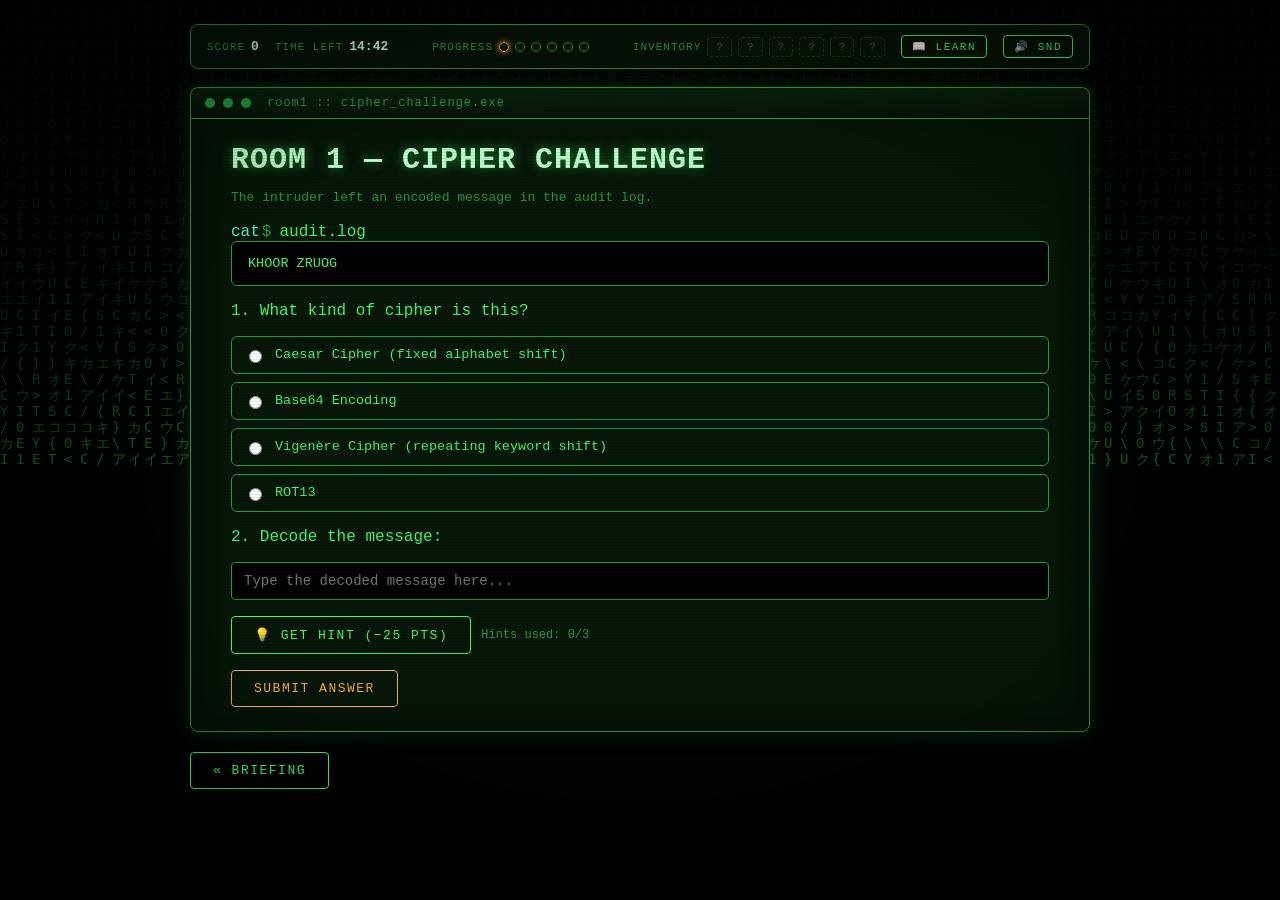
<file: CyberEscapeRoom/room5.html>
<!DOCTYPE html>
<html lang="en">
<head>
<meta charset="UTF-8">
<meta name="viewport" content="width=device-width, initial-scale=1.0">
<title>Room 5: Log Analysis // Cyber Escape Room</title>
<link rel="stylesheet" href="css/terminal.css">
<link rel="stylesheet" href="css/style.css">
</head>
<body class="crt crt-flicker">
<canvas id="matrixRain"></canvas>
<div id="breachOverlay"></div>

<div class="wrap">
  <div id="hud"></div>

  <div class="terminal-window fade-in">
    <div class="terminal-titlebar">
      <span class="tb-dot"></span><span class="tb-dot"></span><span class="tb-dot"></span>
      <span class="tb-label">room5 :: access.log</span>
    </div>
    <div class="terminal-body">
      <h1 class="page-title">ROOM 5 — LOG ANALYSIS</h1>
      <p class="page-subtitle">Raw server logs from the night of the breach.</p>

      <div class="prompt-line"><span class="ps1">tail</span> -n 8 access.log</div>
      <div class="mono-block" id="logBlock" style="font-size:12.5px;"></div>

      <div class="room-grid" style="margin-top:16px;">
        <div>
          <label class="page-subtitle">Attacker's IP address:</label>
          <input type="text" id="ipInput" class="input-term" placeholder="e.g. 203.0.113.77">
        </div>
      </div>
      <div class="room-grid" style="margin-top:12px;">
        <div>
          <label class="page-subtitle">Number of FAILED login attempts (401):</label>
          <input type="number" id="countInput" class="input-term" placeholder="e.g. 5">
        </div>
      </div>
      <div class="room-grid" style="margin-top:12px;">
        <div>
          <label class="page-subtitle">Time the attack started (HH:MM:SS):</label>
          <input type="text" id="timeInput" class="input-term" placeholder="e.g. 02:15:03">
        </div>
      </div>

      <div class="hint-actions">
        <button class="btn-term" id="hintBtn">💡 Get Hint (−25 pts)</button>
        <span class="hint-counter" id="hintCounter"></span>
      </div>
      <div class="hint-box" id="hintBox"></div>

      <div class="hint-actions">
        <button class="btn-term amber" id="submitBtn">Submit Findings</button>
      </div>
      <div class="feedback" id="feedback"></div>
    </div>
  </div>

  <div class="nav-footer">
    <a href="room4.html" class="btn-term" style="text-decoration:none;">&laquo; Room 4</a>
    <span></span>
  </div>
</div>

<script src="js/storage.js"></script>
<script src="js/game.js"></script>
<script src="js/timer.js"></script>
<script src="js/puzzles.js"></script>
<script>
  const ROOM_KEY = 'room5';
  Game.startMatrixRain();
  if(!Game.isRoomUnlocked(ROOM_KEY)){ window.location.href = 'room4.html'; }
  Game.renderHUD('hud', ROOM_KEY);
  CountdownTimer.start({ onExpire: ()=>{ window.location.href = 'escape.html?ending=timeout'; } });

  document.getElementById('logBlock').textContent = Puzzles.room5.logText;

  const hintBtn = document.getElementById('hintBtn');
  const hintBox = document.getElementById('hintBox');
  function refreshHintCounter(){
    const used = Game.getState().hintsUsed[ROOM_KEY] || 0;
    document.getElementById('hintCounter').textContent = `Hints used: ${used}/${Puzzles.room5.hints.length}`;
    if(used >= Puzzles.room5.hints.length) hintBtn.disabled = true;
  }
  refreshHintCounter();
  hintBtn.addEventListener('click', ()=>{
    const used = Game.registerHint(ROOM_KEY);
    Game.Sound.key();
    hintBox.textContent = '💡 ' + (Puzzles.room5.hints[used-1] || Puzzles.room5.hints[Puzzles.room5.hints.length-1]);
    hintBox.classList.add('show');
    refreshHintCounter();
  });

  document.getElementById('submitBtn').addEventListener('click', ()=>{
    const feedback = document.getElementById('feedback');
    const ip = document.getElementById('ipInput').value.trim();
    const count = parseInt(document.getElementById('countInput').value, 10);
    const time = document.getElementById('timeInput').value.trim();

    const ipCorrect = ip === Puzzles.room5.attackerIp;
    const countCorrect = count === Puzzles.room5.failedAttempts;
    const timeCorrect = time === Puzzles.room5.attackStart;

    if(ipCorrect && countCorrect && timeCorrect){
      Game.Sound.success();
      const pts = Game.completeRoom(ROOM_KEY);
      Game.updateHudScore();
      feedback.className = 'feedback show ok';
      feedback.textContent = `✔ INTRUSION MAPPED — Key fragment acquired: "${Game.getState().inventory[ROOM_KEY]}"  (+${pts} pts)`;
      document.getElementById('submitBtn').outerHTML = `<a href="${Game.nextRoomFile(ROOM_KEY)}" class="btn-term amber" style="text-decoration:none;display:inline-block;">Proceed to Room 6 ▶</a>`;
    } else {
      Game.registerWrongAttempt(ROOM_KEY);
      Game.Sound.error();
      Game.triggerBreachFlash();
      Game.shakeGlitch(document.querySelector('.page-title'));
      feedback.className = 'feedback show err';
      feedback.textContent = '✘ INCORRECT — ' + (!ipCorrect ? 'IP address is wrong. ' : '') + (!countCorrect ? 'Failed attempt count is wrong. ' : '') + (!timeCorrect ? 'Attack start time is wrong.' : '');
    }
  });

  const st = Game.getState();
  if(st.roomsCompleted[ROOM_KEY]){
    const feedback = document.getElementById('feedback');
    feedback.className = 'feedback show ok';
    feedback.textContent = `✔ Already solved — fragment "${st.inventory[ROOM_KEY]}" collected.`;
    document.getElementById('submitBtn').outerHTML = `<a href="${Game.nextRoomFile(ROOM_KEY)}" class="btn-term amber" style="text-decoration:none;display:inline-block;">Proceed to Room 6 ▶</a>`;
  }
</script>
</body>
</html>
</file>
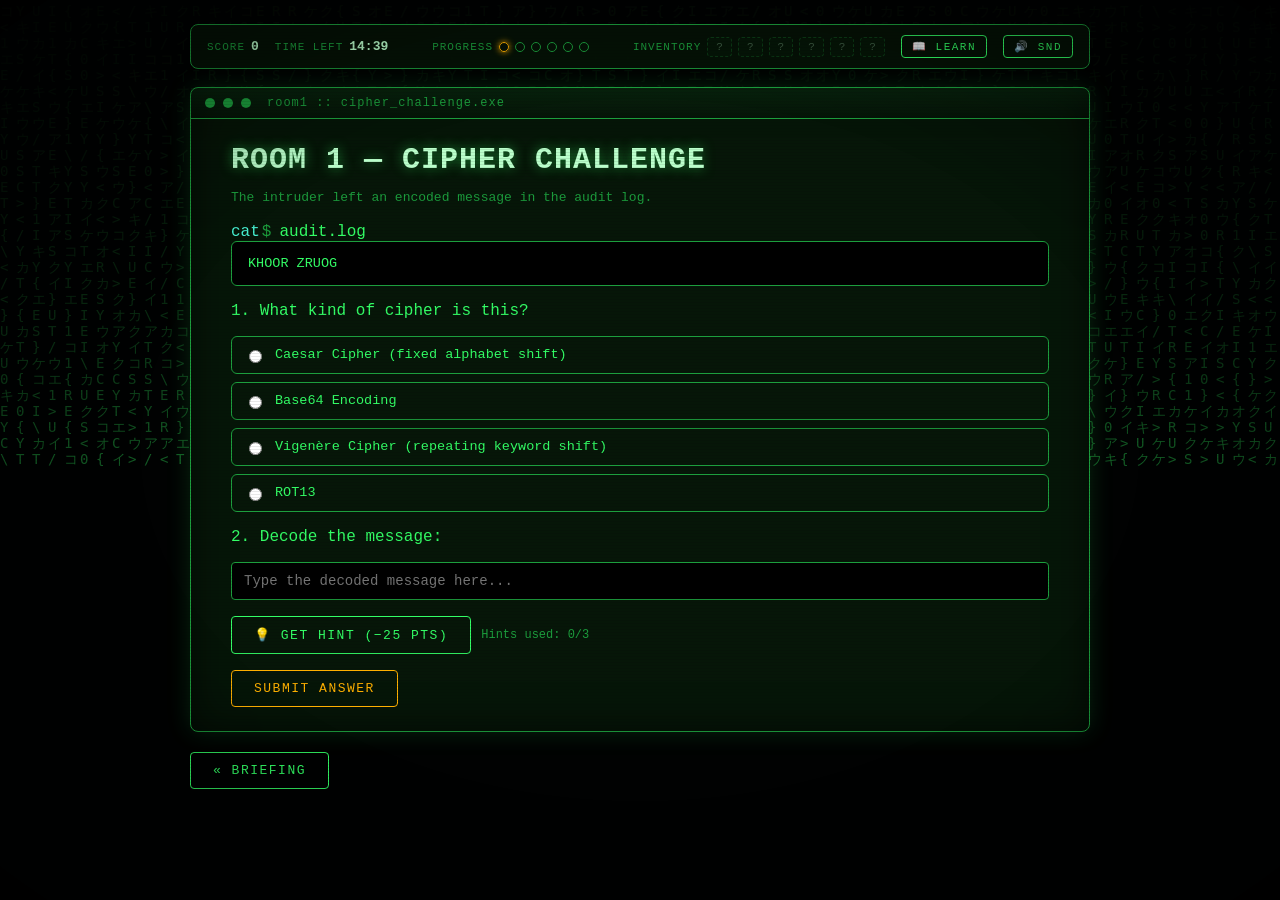
<file: CyberEscapeRoom/room6.html>
<!DOCTYPE html>
<html lang="en">
<head>
<meta charset="UTF-8">
<meta name="viewport" content="width=device-width, initial-scale=1.0">
<title>Room 6: URL Detective // Cyber Escape Room</title>
<link rel="stylesheet" href="css/terminal.css">
<link rel="stylesheet" href="css/style.css">
</head>
<body class="crt crt-flicker">
<canvas id="matrixRain"></canvas>
<div id="breachOverlay"></div>

<div class="wrap">
  <div id="hud"></div>

  <div class="terminal-window fade-in">
    <div class="terminal-titlebar">
      <span class="tb-dot"></span><span class="tb-dot"></span><span class="tb-dot"></span>
      <span class="tb-label">room6 :: dns_history.txt</span>
    </div>
    <div class="terminal-body">
      <h1 class="page-title">ROOM 6 — URL DETECTIVE</h1>
      <p class="page-subtitle">The final lock. Mark every suspicious/spoofed URL below.</p>

      <div class="option-list" id="urlList"></div>

      <div class="hint-actions">
        <button class="btn-term" id="hintBtn">💡 Get Hint (−25 pts)</button>
        <span class="hint-counter" id="hintCounter"></span>
      </div>
      <div class="hint-box" id="hintBox"></div>

      <div class="hint-actions">
        <button class="btn-term amber" id="submitBtn">Submit Final Answer</button>
      </div>
      <div class="feedback" id="feedback"></div>
    </div>
  </div>

  <div class="nav-footer">
    <a href="room5.html" class="btn-term" style="text-decoration:none;">&laquo; Room 5</a>
    <span></span>
  </div>
</div>

<script src="js/storage.js"></script>
<script src="js/game.js"></script>
<script src="js/timer.js"></script>
<script src="js/puzzles.js"></script>
<script>
  const ROOM_KEY = 'room6';
  Game.startMatrixRain();
  if(!Game.isRoomUnlocked(ROOM_KEY)){ window.location.href = 'room5.html'; }
  Game.renderHUD('hud', ROOM_KEY);
  CountdownTimer.start({ onExpire: ()=>{ window.location.href = 'escape.html?ending=timeout'; } });

  const urlMount = document.getElementById('urlList');
  Puzzles.room6.urls.forEach((item, i)=>{
    const div = document.createElement('label');
    div.className = 'option-item';
    div.innerHTML = `<input type="checkbox" value="${i}"> <span style="font-family:var(--mono)">${item.url}</span>`;
    div.addEventListener('click', ()=> div.classList.toggle('selected', div.querySelector('input').checked));
    urlMount.appendChild(div);
  });

  const hintBtn = document.getElementById('hintBtn');
  const hintBox = document.getElementById('hintBox');
  function refreshHintCounter(){
    const used = Game.getState().hintsUsed[ROOM_KEY] || 0;
    document.getElementById('hintCounter').textContent = `Hints used: ${used}/${Puzzles.room6.hints.length}`;
    if(used >= Puzzles.room6.hints.length) hintBtn.disabled = true;
  }
  refreshHintCounter();
  hintBtn.addEventListener('click', ()=>{
    const used = Game.registerHint(ROOM_KEY);
    Game.Sound.key();
    hintBox.textContent = '💡 ' + (Puzzles.room6.hints[used-1] || Puzzles.room6.hints[Puzzles.room6.hints.length-1]);
    hintBox.classList.add('show');
    refreshHintCounter();
  });

  document.getElementById('submitBtn').addEventListener('click', ()=>{
    const feedback = document.getElementById('feedback');
    const selected = Array.from(document.querySelectorAll('#urlList input:checked')).map(i=>parseInt(i.value));
    const correctSet = Puzzles.room6.urls.map((u,i)=>u.suspicious?i:null).filter(v=>v!==null);
    const setsEqual = selected.length === correctSet.length && selected.every(v=>correctSet.includes(v));

    if(setsEqual){
      Game.Sound.success();
      Game.Sound.unlock();
      const pts = Game.completeRoom(ROOM_KEY);
      Game.updateHudScore();
      feedback.className = 'feedback show ok';
      feedback.textContent = `✔ FINAL LOCK BROKEN — Key fragment acquired: "${Game.getState().inventory[ROOM_KEY]}"  (+${pts} pts)`;
      document.getElementById('submitBtn').outerHTML = `<a href="escape.html" class="btn-term amber" style="text-decoration:none;display:inline-block;">Enter the Vault ▶</a>`;
    } else {
      Game.registerWrongAttempt(ROOM_KEY);
      Game.Sound.error();
      Game.triggerBreachFlash();
      Game.shakeGlitch(document.querySelector('.page-title'));
      feedback.className = 'feedback show err';
      feedback.textContent = '✘ INCORRECT — your selection doesn\'t match the spoofed domains exactly. Re-check each URL.';
    }
  });

  const st = Game.getState();
  if(st.roomsCompleted[ROOM_KEY]){
    const feedback = document.getElementById('feedback');
    feedback.className = 'feedback show ok';
    feedback.textContent = `✔ Already solved — fragment "${st.inventory[ROOM_KEY]}" collected.`;
    document.getElementById('submitBtn').outerHTML = `<a href="escape.html" class="btn-term amber" style="text-decoration:none;display:inline-block;">Enter the Vault ▶</a>`;
  }
</script>
</body>
</html>
</file>
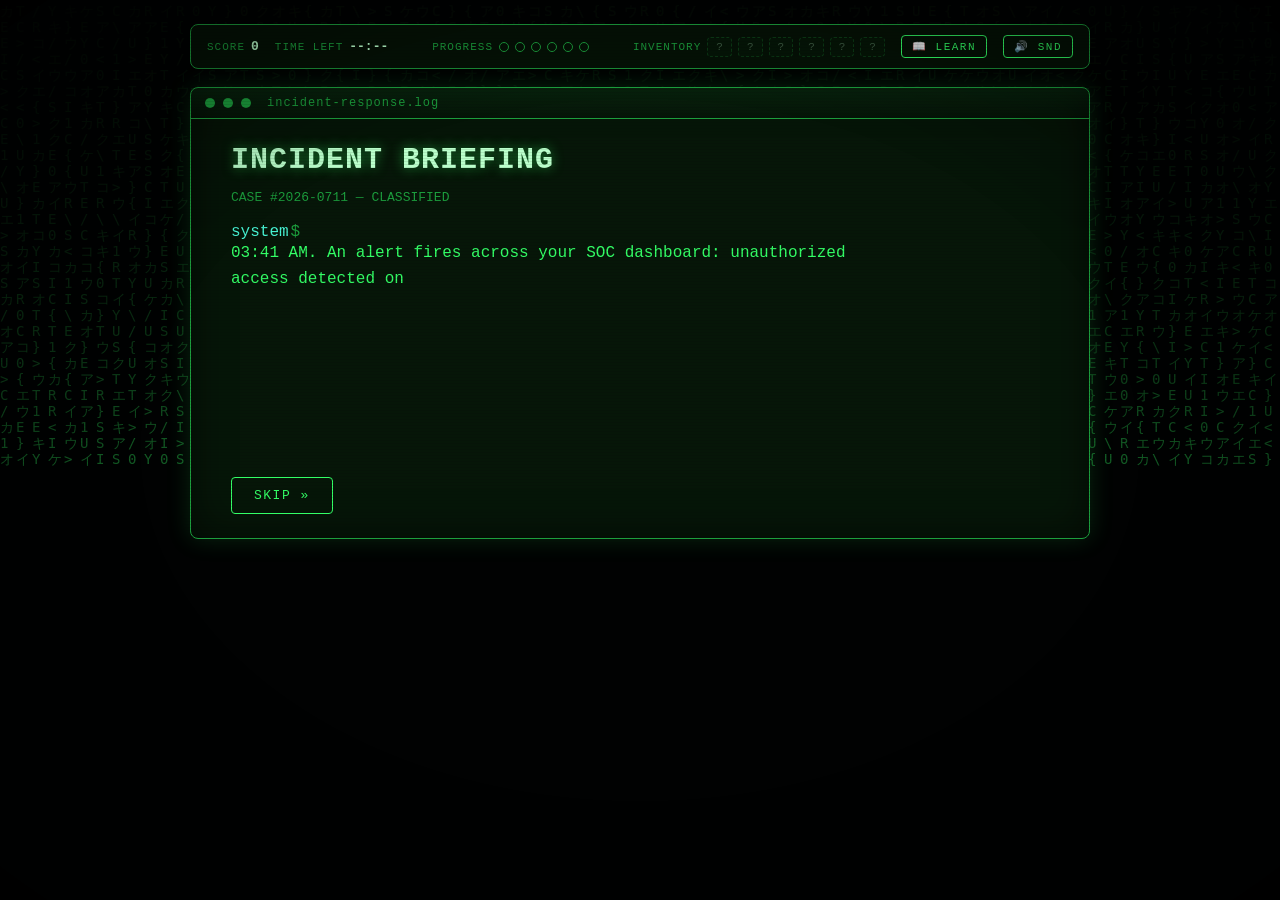
<file: CyberEscapeRoom/story.html>
<!DOCTYPE html>
<html lang="en">
<head>
<meta charset="UTF-8">
<meta name="viewport" content="width=device-width, initial-scale=1.0">
<title>Incident Briefing // Cyber Escape Room</title>
<link rel="stylesheet" href="css/terminal.css">
<link rel="stylesheet" href="css/style.css">
</head>
<body class="crt crt-flicker">
<canvas id="matrixRain"></canvas>
<div id="breachOverlay"></div>

<div class="wrap">
  <div id="hud"></div>

  <div class="terminal-window fade-in">
    <div class="terminal-titlebar">
      <span class="tb-dot"></span><span class="tb-dot"></span><span class="tb-dot"></span>
      <span class="tb-label">incident-response.log</span>
    </div>
    <div class="terminal-body">
      <h1 class="page-title">INCIDENT BRIEFING</h1>
      <p class="page-subtitle">CASE #2026-0711 — CLASSIFIED</p>

      <div class="prompt-line"><span class="ps1">system</span></div>
      <div id="storyText" class="type-out" style="min-height:220px;"></div>

      <div class="hint-actions">
        <button class="btn-term" id="skipBtn">Skip &raquo;</button>
        <button class="btn-term amber" id="beginBtn" style="display:none;">▶ Begin Mission — Start Timer</button>
      </div>
    </div>
  </div>
</div>

<script src="js/storage.js"></script>
<script src="js/game.js"></script>
<script src="js/timer.js"></script>
<script>
  Game.startMatrixRain();
  Game.renderHUD('hud', null);

  const fullStory =
`03:41 AM. An alert fires across your SOC dashboard: unauthorized
access detected on the core authentication server.

Before you can react, your own terminal locks. A single message
blinks onto the screen:

  "You're inside my system now, analyst. Six locks stand between
   you and the exit. Break them all... if you can.
   The server wipes itself in 15:00 minutes.
                                              — the intruder"

Your badge, your access, your reputation — all of it depends on
getting out before the clock hits zero. Six challenges. One shot.

Room 1: a scrambled message left behind in the logs.
Room 2: an email sitting in the compromised inbox.
Room 3: a login credential that never should have worked.
Room 4: a chunk of application code with a fatal flaw.
Room 5: a wall of raw server logs hiding an intrusion.
Room 6: a handful of links, only some of which are safe.

Solve each one to collect a fragment of the master key. Combine
all six fragments in the final vault to escape.

Good luck, analyst. The clock starts the moment you begin.`;

  const storyEl = document.getElementById('storyText');
  const beginBtn = document.getElementById('beginBtn');
  const skipBtn = document.getElementById('skipBtn');

  function finishTyping(){
    storyEl.textContent = fullStory;
    beginBtn.style.display = 'inline-block';
    skipBtn.style.display = 'none';
  }

  Game.typeWriter(storyEl, fullStory, 14).then(()=>{
    beginBtn.style.display = 'inline-block';
    skipBtn.style.display = 'none';
  });
  skipBtn.addEventListener('click', finishTyping);

  beginBtn.addEventListener('click', ()=>{
    Game.ensureStarted();
    window.location.href = Game.ROOM_META['room1'].file;
  });
</script>
</body>
</html>
</file>
<file: CyberEscapeRoom/css/terminal.css>
/* ============================================
   TERMINAL.CSS — CRT / hacker-terminal chrome
   ============================================ */

:root{
  --term-bg: #020403;
  --term-bg-panel: #061608;
  --green: #33ff66;
  --green-dim: #1c9e3d;
  --green-bright: #baffcb;
  --amber: #ffb000;
  --red-alert: #ff3b3b;
  --cyan-accent: #48f5d6;
  --mono: 'Courier New', 'Fira Code', ui-monospace, monospace;
}

/* --- CRT screen wrapper: scanlines + vignette + flicker --- */
.crt{
  position: relative;
  min-height: 100vh;
  background: var(--term-bg);
  overflow-x: hidden;
}
.crt::before{
  content:"";
  pointer-events:none;
  position:fixed; inset:0;
  background: repeating-linear-gradient(
    to bottom,
    rgba(0,0,0,0) 0px,
    rgba(0,0,0,0) 2px,
    rgba(0,0,0,0.18) 3px
  );
  z-index: 60;
  mix-blend-mode: multiply;
}
.crt::after{
  content:"";
  pointer-events:none;
  position:fixed; inset:0;
  background: radial-gradient(ellipse at center, rgba(0,0,0,0) 55%, rgba(0,0,0,0.55) 100%);
  z-index: 61;
}
@keyframes crtFlicker{
  0%,100%{opacity:1;}
  92%{opacity:1;}
  93%{opacity:.86;}
  94%{opacity:1;}
  97%{opacity:.92;}
}
.crt-flicker{ animation: crtFlicker 6s infinite; }

/* --- Matrix rain canvas (signature background) --- */
#matrixRain{
  position: fixed;
  inset: 0;
  z-index: 0;
  opacity: 0.35;
}

/* --- Breach / glitch overlay --- */
#breachOverlay{
  position: fixed;
  inset: 0;
  z-index: 80;
  display:none;
  background: rgba(255,0,0,0.08);
  pointer-events:none;
}
#breachOverlay.active{
  display:block;
  animation: breachPulse .5s steps(2) 3;
}
@keyframes breachPulse{
  0%{ background: rgba(255,0,0,0.25); transform: translate(0,0); }
  50%{ background: rgba(255,0,0,0.05); transform: translate(-2px,1px); }
  100%{ background: rgba(255,0,0,0.25); transform: translate(2px,-1px); }
}
.glitch-text{
  position: relative;
  display: inline-block;
}
.glitch-text.shake, .shake{
  animation: glitchShake .35s linear;
}
@keyframes glitchShake{
  0%{ transform: translate(0); text-shadow: 2px 0 var(--red-alert), -2px 0 var(--cyan-accent); }
  20%{ transform: translate(-2px,1px); }
  40%{ transform: translate(2px,-1px); }
  60%{ transform: translate(-1px,-1px); }
  80%{ transform: translate(1px,1px); }
  100%{ transform: translate(0); text-shadow: none; }
}

/* --- Terminal window chrome --- */
.terminal-window{
  position: relative;
  z-index: 10;
  max-width: 900px;
  margin: 0 auto;
  background: var(--term-bg-panel);
  border: 1px solid var(--green-dim);
  border-radius: 8px;
  box-shadow: 0 0 25px rgba(51,255,102,0.15), inset 0 0 40px rgba(0,0,0,0.6);
}
.terminal-titlebar{
  display:flex;
  align-items:center;
  gap:8px;
  padding: 8px 14px;
  border-bottom: 1px solid var(--green-dim);
  background: linear-gradient(180deg, rgba(51,255,102,0.08), transparent);
}
.tb-dot{ width:10px; height:10px; border-radius:50%; background: var(--green-dim); }
.terminal-titlebar span.tb-label{
  margin-left: 8px;
  font-family: var(--mono);
  font-size: 12px;
  color: var(--green-dim);
  letter-spacing: 1px;
}
.terminal-body{
  padding: 24px clamp(14px, 4vw, 40px);
  font-family: var(--mono);
  color: var(--green);
}

/* --- Blinking cursor --- */
.cursor{
  display:inline-block;
  width: 0.6em;
  background: var(--green);
  animation: blink 1s steps(1) infinite;
  margin-left: 2px;
}
@keyframes blink{ 50%{ opacity:0; } }

/* --- Prompt line styling --- */
.prompt-line{
  display:flex;
  gap: 8px;
  align-items: baseline;
  flex-wrap: wrap;
}
.prompt-line .ps1{ color: var(--cyan-accent); white-space:nowrap; }
.prompt-line .ps1::after{ content:"$"; margin-left: 2px; color: var(--green-dim); }

/* --- Typewriter text --- */
.type-out{
  white-space: pre-wrap;
  line-height: 1.6;
}

/* --- Buttons, terminal style --- */
.btn-term{
  font-family: var(--mono);
  background: transparent;
  border: 1px solid var(--green);
  color: var(--green);
  padding: 10px 22px;
  cursor: pointer;
  text-transform: uppercase;
  letter-spacing: 1.5px;
  font-size: 13px;
  border-radius: 4px;
  transition: background .15s, color .15s, box-shadow .15s;
}
.btn-term:hover{
  background: var(--green);
  color: #001a05;
  box-shadow: 0 0 18px rgba(51,255,102,0.6);
}
.btn-term:disabled{
  opacity: .35;
  cursor: not-allowed;
}
.btn-term.danger{ border-color: var(--red-alert); color: var(--red-alert); }
.btn-term.danger:hover{ background: var(--red-alert); color:#1a0000; box-shadow:0 0 18px rgba(255,59,59,.6);}
.btn-term.amber{ border-color: var(--amber); color: var(--amber); }
.btn-term.amber:hover{ background: var(--amber); color:#1a1200; box-shadow:0 0 18px rgba(255,176,0,.6);}

/* --- Inputs --- */
.input-term{
  font-family: var(--mono);
  background: #000;
  border: 1px solid var(--green-dim);
  color: var(--green-bright);
  padding: 10px 12px;
  font-size: 14px;
  border-radius: 4px;
  width: 100%;
}
.input-term:focus{
  outline: none;
  border-color: var(--green);
  box-shadow: 0 0 10px rgba(51,255,102,0.35);
}

/* --- Feedback banners --- */
.feedback{
  margin-top: 14px;
  padding: 10px 14px;
  border-left: 3px solid var(--green);
  background: rgba(51,255,102,0.06);
  font-size: 14px;
  display:none;
}
.feedback.show{ display:block; }
.feedback.err{ border-color: var(--red-alert); background: rgba(255,59,59,0.08); color: var(--red-alert); }
.feedback.ok{ border-color: var(--green); background: rgba(51,255,102,0.1); color: var(--green-bright); }
.feedback.warn{ border-color: var(--amber); background: rgba(255,176,0,0.08); color: var(--amber); }
</file>
<file: CyberEscapeRoom/css/style.css>
/* ============================================
   STYLE.CSS — layout, HUD, inventory, badges
   ============================================ */

*{ box-sizing: border-box; }
html,body{
  margin:0; padding:0;
  background: var(--term-bg);
  min-height: 100vh;
}
body{
  font-family: var(--mono);
  color: var(--green);
}
a{ color: var(--cyan-accent); }

.wrap{
  position: relative;
  z-index: 10;
  padding: 24px 16px 60px;
}

/* --- HUD bar (score / timer / inventory) --- */
#hud{
  position: relative;
  z-index: 20;
  max-width: 900px;
  margin: 0 auto 18px;
  display: flex;
  flex-wrap: wrap;
  gap: 10px;
  align-items: center;
  justify-content: space-between;
  padding: 10px 16px;
  border: 1px solid var(--green-dim);
  border-radius: 8px;
  background: rgba(6,22,8,0.85);
  backdrop-filter: blur(2px);
  font-size: 13px;
}
#hud .hud-group{ display:flex; gap:16px; flex-wrap: wrap; align-items:center; }
#hud .hud-item{ display:flex; gap:6px; align-items:center; white-space:nowrap; }
#hud .hud-label{ color: var(--green-dim); text-transform: uppercase; font-size:11px; letter-spacing:1px; }
#hud .hud-value{ color: var(--green-bright); font-weight:bold; }
#hud .hud-value.timer-low{ color: var(--red-alert); animation: blink 1s steps(1) infinite; }

/* room progress dots */
.progress-dots{ display:flex; gap:6px; }
.progress-dots .dot{
  width:10px; height:10px; border-radius:50%;
  border:1px solid var(--green-dim);
  background: transparent;
}
.progress-dots .dot.done{ background: var(--green); box-shadow:0 0 6px var(--green); }
.progress-dots .dot.current{ border-color: var(--amber); box-shadow:0 0 6px var(--amber); }

/* inventory strip */
.inventory-strip{ display:flex; gap:6px; }
.inv-chip{
  font-size: 11px;
  padding: 3px 8px;
  border: 1px solid var(--green-dim);
  border-radius: 4px;
  color: var(--green-bright);
  background: rgba(51,255,102,0.06);
}
.inv-chip.empty{ opacity:.3; border-style:dashed; }

/* --- Page title --- */
h1.page-title{
  font-size: clamp(20px, 4vw, 30px);
  color: var(--green-bright);
  text-shadow: 0 0 12px rgba(51,255,102,0.5);
  letter-spacing: 1px;
  margin: 0 0 4px;
}
.page-subtitle{
  color: var(--green-dim);
  font-size: 13px;
  margin-bottom: 18px;
}

/* --- Hint system --- */
.hint-box{
  margin-top: 14px;
  padding: 10px 14px;
  border: 1px dashed var(--amber);
  border-radius: 6px;
  color: var(--amber);
  font-size: 13px;
  display:none;
}
.hint-box.show{ display:block; }
.hint-actions{ display:flex; gap:10px; align-items:center; flex-wrap:wrap; margin-top:16px; }
.hint-counter{ font-size:12px; color: var(--green-dim); }

/* --- Room content grids --- */
.room-grid{ display:grid; gap: 18px; }
@media(min-width:700px){
  .room-grid.two-col{ grid-template-columns: 1.1fr 0.9fr; }
}

.mono-block{
  background:#000;
  border:1px solid var(--green-dim);
  border-radius:6px;
  padding: 14px 16px;
  font-size: 13.5px;
  overflow-x:auto;
  white-space:pre;
}

/* checkbox / option list */
.option-list{ display:flex; flex-direction:column; gap:8px; margin-top:10px; }
.option-item{
  display:flex; gap:10px; align-items:flex-start;
  border:1px solid var(--green-dim);
  border-radius:6px;
  padding:10px 12px;
  cursor:pointer;
  transition: border-color .15s, background .15s;
  font-size: 13.5px;
}
.option-item:hover{ border-color: var(--green); background: rgba(51,255,102,0.05); }
.option-item.selected{ border-color: var(--cyan-accent); background: rgba(72,245,214,0.08); }
.option-item input{ margin-top:3px; accent-color: var(--green); }

/* strength meter */
.strength-meter{
  height: 10px;
  border-radius: 5px;
  background: #111;
  border: 1px solid var(--green-dim);
  overflow:hidden;
  margin-top: 10px;
}
.strength-meter > div{
  height: 100%;
  width: 0%;
  transition: width .3s, background .3s;
}

/* --- Badges / achievements --- */
.badge-row{ display:flex; flex-wrap:wrap; gap:10px; margin-top: 14px; }
.badge{
  display:flex; align-items:center; gap:8px;
  border: 1px solid var(--cyan-accent);
  color: var(--cyan-accent);
  padding: 6px 12px;
  border-radius: 20px;
  font-size: 12px;
  background: rgba(72,245,214,0.08);
  animation: badgePop .4s ease;
}
@keyframes badgePop{
  0%{ transform: scale(.4); opacity:0; }
  70%{ transform: scale(1.08); opacity:1;}
  100%{ transform: scale(1); }
}

/* --- Fade / slide transitions between rooms --- */
.fade-in{ animation: fadeIn .6s ease both; }
@keyframes fadeIn{ from{ opacity:0; transform: translateY(8px);} to{ opacity:1; transform:translateY(0);} }

/* --- Nav footer --- */
.nav-footer{
  max-width: 900px;
  margin: 20px auto 0;
  display:flex;
  justify-content: space-between;
  gap: 10px;
  flex-wrap: wrap;
}

/* --- Landing / story hero --- */
.hero{
  max-width: 760px;
  margin: 6vh auto;
  text-align:center;
  padding: 0 16px;
}
.hero .flag-ascii{
  font-size: 11px;
  line-height: 1.15;
  color: var(--green-dim);
  margin-bottom: 20px;
  white-space: pre;
}
.hero-buttons{ display:flex; gap:14px; justify-content:center; margin-top:26px; flex-wrap:wrap; }

/* --- Responsive tweaks --- */
@media(max-width:600px){
  #hud{ flex-direction: column; align-items: stretch; gap: 8px; }
  #hud .hud-group{ justify-content: space-between; }
  .terminal-body{ padding: 18px 14px; }
}

/* --- Ending screen variants --- */
.ending-banner{
  text-align:center;
  padding: 26px 14px;
  border-radius: 8px;
  margin-bottom: 18px;
}
.ending-banner.win{ border:1px solid var(--green); box-shadow:0 0 24px rgba(51,255,102,.3); }
.ending-banner.mid{ border:1px solid var(--amber); box-shadow:0 0 24px rgba(255,176,0,.25); }
.ending-banner.fail{ border:1px solid var(--red-alert); box-shadow:0 0 24px rgba(255,59,59,.3); }

.flag-reveal{
  font-size: clamp(16px,3.5vw,22px);
  letter-spacing: 1px;
  color: var(--green-bright);
  background:#000;
  border:1px solid var(--green-dim);
  padding: 14px;
  border-radius:6px;
  word-break: break-all;
  margin: 14px 0;
}

/* reduced motion */
@media (prefers-reduced-motion: reduce){
  *{ animation-duration: .001ms !important; animation-iteration-count: 1 !important; transition-duration: .001ms !important; }
}
</file>
